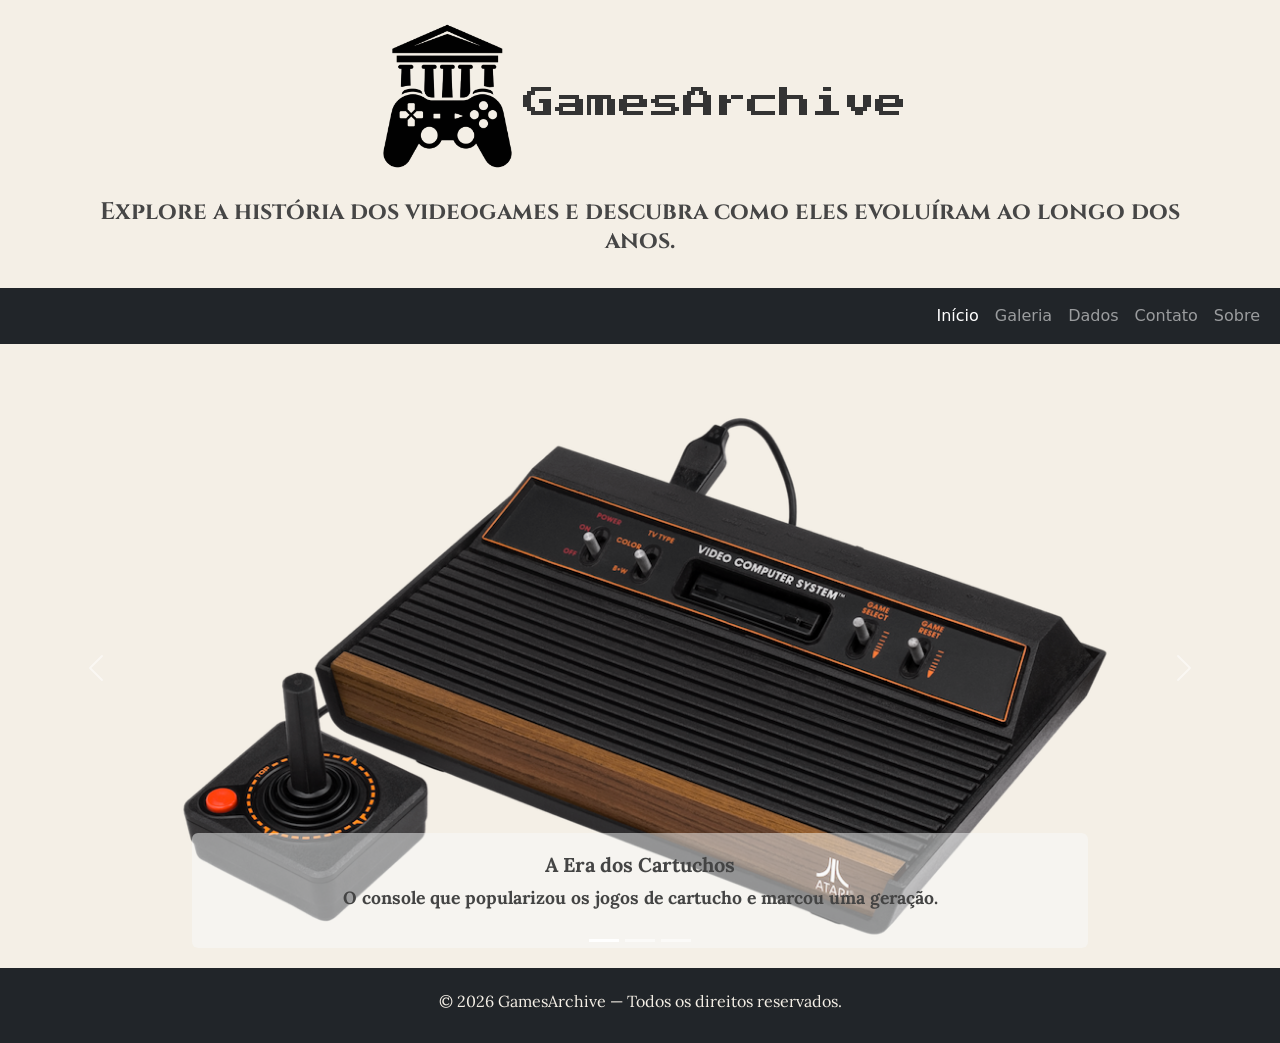
<file: index.html>
<!DOCTYPE html>
<html lang="pt-BR">
    <head>
        <meta charset="UTF-8">
        <meta name="viewport" content="width=device-width, initial-scale=1.0">
        <title>GamesArchive - Início</title>

        <link href="https://cdn.jsdelivr.net/npm/bootstrap@5.3.3/dist/css/bootstrap.min.css" rel="stylesheet" integrity="sha384-QWTKZyjpPEjISv5WaRU9OFeRpok6YctnYmDr5pNlyT2bRjXh0JMhjY6hW+ALEwIH" crossorigin="anonymous">
        
        <link rel="preconnect" href="https://fonts.googleapis.com">
        <link rel="preconnect" href="https://fonts.gstatic.com" crossorigin>
        <link href="https://fonts.googleapis.com/css2?family=Cinzel:wght@400..900&family=Lora:ital,wght@0,400..700;1,400..700&family=Press+Start+2P&display=swap" rel="stylesheet">

        <link rel="stylesheet" href="css/style.css">
    </head>
    <body class="d-flex flex-column min-vh-100">
        <header class="container text-center my-4"> 
            <h1><img src="image/logogames.png" alt="Logo do GamesArchive" class="img-fluid mb-3">GamesArchive</h1>
            <h3>Explore a história dos videogames e descubra como eles evoluíram ao longo dos anos.</h3>
        </header>
        
        <main class="flex-grow-1">
            <nav class="navbar navbar-expand-lg navbar-dark bg-dark">
                <div class="container-fluid">
                    <button class="navbar-toggler" type="button" data-bs-toggle="collapse" data-bs-target="#navbarNav" aria-controls="navbarNav" aria-expanded="false" aria-label="Alternar navegação">
                        <span class="navbar-toggler-icon"></span>
                    </button>

                    <div class="collapse navbar-collapse" id="navbarNav">
                        <ul class="navbar-nav ms-auto">
                            <li class="nav-item"><a class="nav-link active" href="index.html">Início</a></li>
                            <li class="nav-item"><a class="nav-link" href="galeria.html">Galeria</a></li>
                            <li class="nav-item"><a class="nav-link" href="dados.html">Dados</a></li>
                            <li class="nav-item"><a class="nav-link" href="contato.html">Contato</a></li>
                            <li class="nav-item"><a class="nav-link" href="sobre.html">Sobre</a></li>
                        </ul>
                    </div>
                </div>
            </nav>

            <div id="carouselConsoles" class="carousel slide mt-4">
                <div class="carousel-indicators">
                    <button type="button" data-bs-target="#carouselConsoles" data-bs-slide-to="0" class="active" aria-current="true" aria-label="Slide 1"></button>
                    <button type="button" data-bs-target="#carouselConsoles" data-bs-slide-to="1" aria-label="Slide 2"></button>
                    <button type="button" data-bs-target="#carouselConsoles" data-bs-slide-to="2" aria-label="Slide 3"></button>
                </div>
                    <div class="carousel-inner">

                        <!-- FOTO 1 -->
                        <div class="carousel-item active">
                            <img src="image/atari-branco.png" class="d-block w-100" alt="Atari 2600">
                            <div class="carousel-caption d-none d-md-block text-dark bg-light bg-opacity-50 rounded">
                                <h5>A Era dos Cartuchos</h5>
                                <p> <strong>O console que popularizou os jogos de cartucho e marcou uma geração.</strong></p>
                            </div>
                        </div>
                        <!-- FOTO 2 -->
                        <div class="carousel-item">
                            <img src="image/arcade-index.png" class="d-block w-100" alt="Arcade">
                            <div class="carousel-caption d-none d-md-block text-dark bg-light bg-opacity-50 rounded">
                                <h5>A Era dos Fliperamas</h5>
                                <p> <strong>As máquinas de salão que reuniam multidões e disputas por recordes.</strong></p>
                            </div>
                        </div> 
                        <!-- FOTO 3 -->
                        <div class="carousel-item">
                            <img src="image/ps5-index.png" class="d-block w-100" alt="PS5">
                            <div class="carousel-caption d-none d-md-block text-dark bg-light bg-opacity-50 rounded">
                                <h5>A Era Moderna</h5>
                                <p> <strong>O ápice dos consoles, a evolução dos gráficos e o realismo nos jogos.</strong></p>
                            </div>
                        </div>
                    </div>

                <button class="carousel-control-prev" type="button" data-bs-target="#carouselConsoles" data-bs-slide="prev">
                    <span class="carousel-control-prev-icon" aria-hidden="true"></span>
                    <span class="visually-hidden">Anterior</span>
                </button>
                <button class="carousel-control-next" type="button" data-bs-target="#carouselConsoles" data-bs-slide="next">
                    <span class="carousel-control-next-icon" aria-hidden="true"></span>
                    <span class="visually-hidden">Próximo</span>
                </button>
            </div>
        </main>
        
        <footer class="text-center py-4 bg-dark text-white">
            <h6>&copy; 2026 GamesArchive — Todos os direitos reservados.</h6>
        </footer>

        <script src="https://cdn.jsdelivr.net/npm/bootstrap@5.3.3/dist/js/bootstrap.bundle.min.js" integrity="sha384-YvpcrYf0tY3lHB60NNkmXc5s9fDVZLESaAA55NDzOxhy9GkcIdslK1eN7N6jIeHz" crossorigin="anonymous">
        </script>
    </body>
</html>
</file>
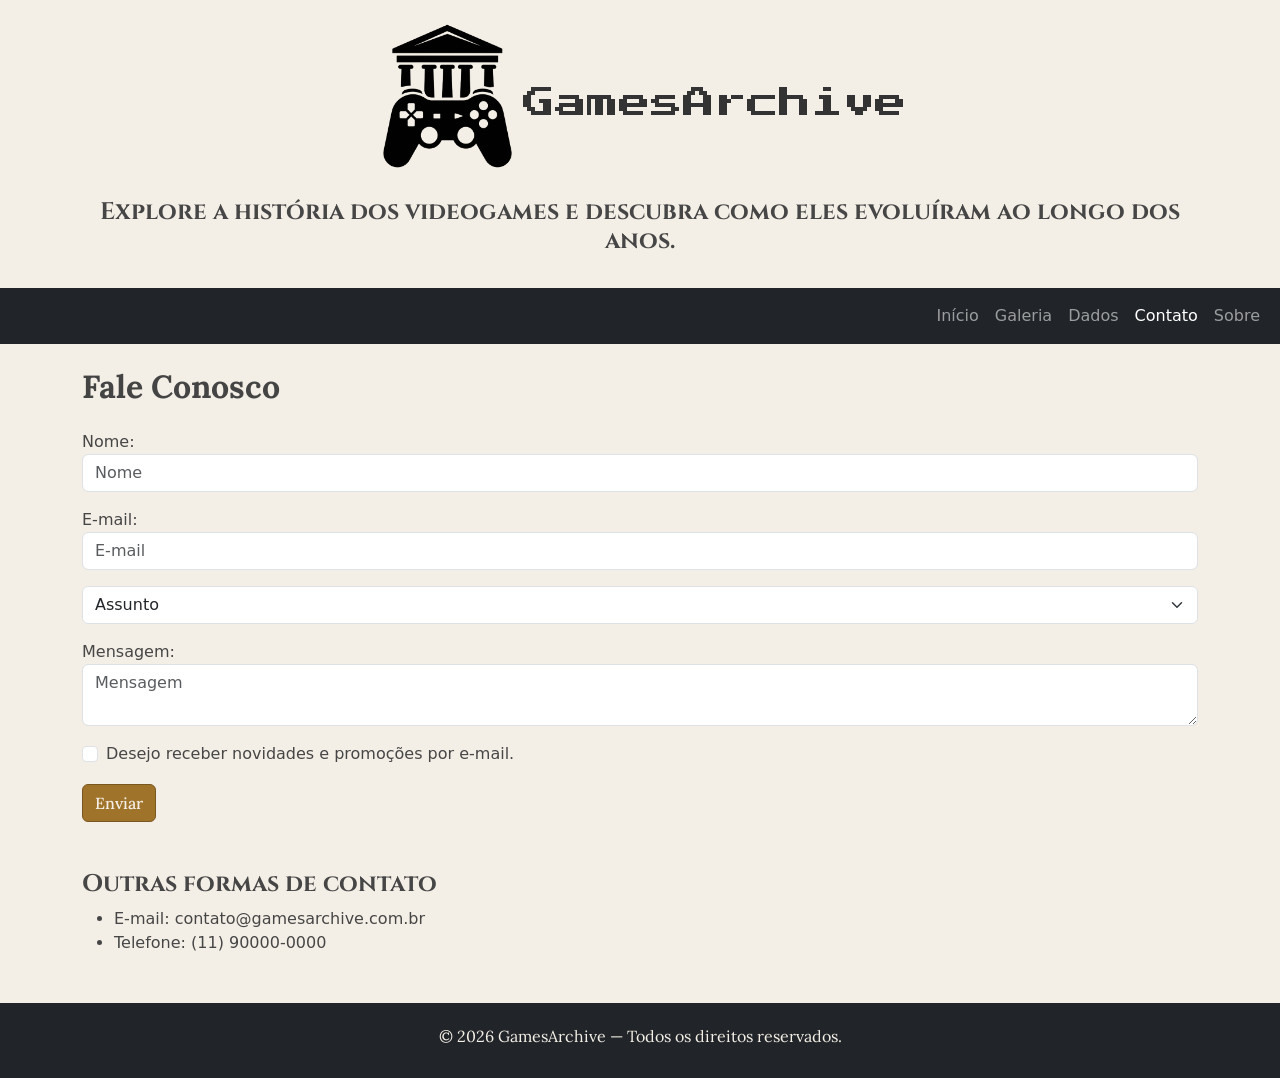
<file: contato.html>
<!DOCTYPE html>
<html lang="pt-BR">
    <head>
        <meta charset="UTF-8">
        <meta name="viewport" content="width=device-width, initial-scale=1.0">
        <title>GamesArchive - Contato</title>

        <link href="https://cdn.jsdelivr.net/npm/bootstrap@5.3.3/dist/css/bootstrap.min.css" rel="stylesheet" integrity="sha384-QWTKZyjpPEjISv5WaRU9OFeRpok6YctnYmDr5pNlyT2bRjXh0JMhjY6hW+ALEwIH" crossorigin="anonymous">

        <link rel="preconnect" href="https://fonts.googleapis.com">
        <link rel="preconnect" href="https://fonts.gstatic.com" crossorigin>
        <link href="https://fonts.googleapis.com/css2?family=Cinzel:wght@400..900&family=Lora:ital,wght@0,400..700;1,400..700&family=Press+Start+2P&display=swap" rel="stylesheet">

        <link rel="stylesheet" href="css/style.css">
    </head>
    <body class="d-flex flex-column min-vh-100">
        <header class="container text-center my-4"> 
            <h1><img src="image/logogames.png" alt="Logo do GamesArchive" class="img-fluid mb-3">GamesArchive</h1>
            <h3>Explore a história dos videogames e descubra como eles evoluíram ao longo dos anos.</h3>
        </header>
        
        <main class="flex-grow-1">
            <nav class="navbar navbar-expand-lg navbar-dark bg-dark">
                <div class="container-fluid">
                    <button class="navbar-toggler" type="button" data-bs-toggle="collapse" data-bs-target="#navbarNav" aria-controls="navbarNav" aria-expanded="false" aria-label="Alternar navegação">
                        <span class="navbar-toggler-icon"></span>
                    </button>

                    <div class="collapse navbar-collapse" id="navbarNav">
                        <ul class="navbar-nav ms-auto">
                            <li class="nav-item"><a class="nav-link" href="index.html">Início</a></li>
                            <li class="nav-item"><a class="nav-link" href="galeria.html">Galeria</a></li>
                            <li class="nav-item"><a class="nav-link" href="dados.html">Dados</a></li>
                            <li class="nav-item"><a class="nav-link active" href="contato.html">Contato</a></li>
                            <li class="nav-item"><a class="nav-link" href="sobre.html">Sobre</a></li>
                        </ul>
                    </div>
                </div>
            </nav>

            <div class="container mt-4 mb-5">
                <h2 class="mb-4">Fale Conosco</h2>
                <div class="alert alert-success d-none" role="alert">
                Mensagem enviada com sucesso! Entraremos em contato em breve.
                </div>
                <form class="contact-form">

                    <label for="nome-contato">Nome:</label>
                    <input type="text" id="nome-contato" class="form-control mb-3" placeholder="Nome" required>

                    <label for="email-contato">E-mail:</label>
                    <input type="email" id="email-contato" class="form-control mb-3" placeholder="E-mail" required>

                    <select class="form-select mb-3" aria-label="Assunto" required>
                        <option selected disabled value="">Assunto</option>
                        <option value="1">Dúvida</option>
                        <option value="2">Sugestão</option>
                        <option value="3">Reclamação</option>
                        <option value="4">Outro</option>
                    </select>

                    <label for="mensagem">Mensagem:</label>
                    <textarea id="mensagem" class="form-control mb-3" placeholder="Mensagem" required></textarea>

                    <div class="form-check">
                        <input class="form-check-input" type="checkbox" value="" id="novidades">
                        <label class="form-check-label" for="novidades">
                            Desejo receber novidades e promoções por e-mail.
                        </label>
                    </div>

                <button type="submit" class="btn btn-primary mt-3">Enviar</button>

                </form>

                <h3 class="mt-5"> Outras formas de contato</h3>
                <ul>
                    <li>E-mail: contato@gamesarchive.com.br</li>
                    <li>Telefone: (11) 90000-0000</li>
                </ul>
            </div>
        </main>

        <footer class="text-center py-4 bg-dark text-white">
            <h6>&copy; 2026 GamesArchive — Todos os direitos reservados.</h6>
        </footer>

        <script src="https://cdn.jsdelivr.net/npm/bootstrap@5.3.3/dist/js/bootstrap.bundle.min.js" integrity="sha384-YvpcrYf0tY3lHB60NNkmXc5s9fDVZLESaAA55NDzOxhy9GkcIdslK1eN7N6jIeHz" crossorigin="anonymous"></script>
    </body>
</html>
</file>
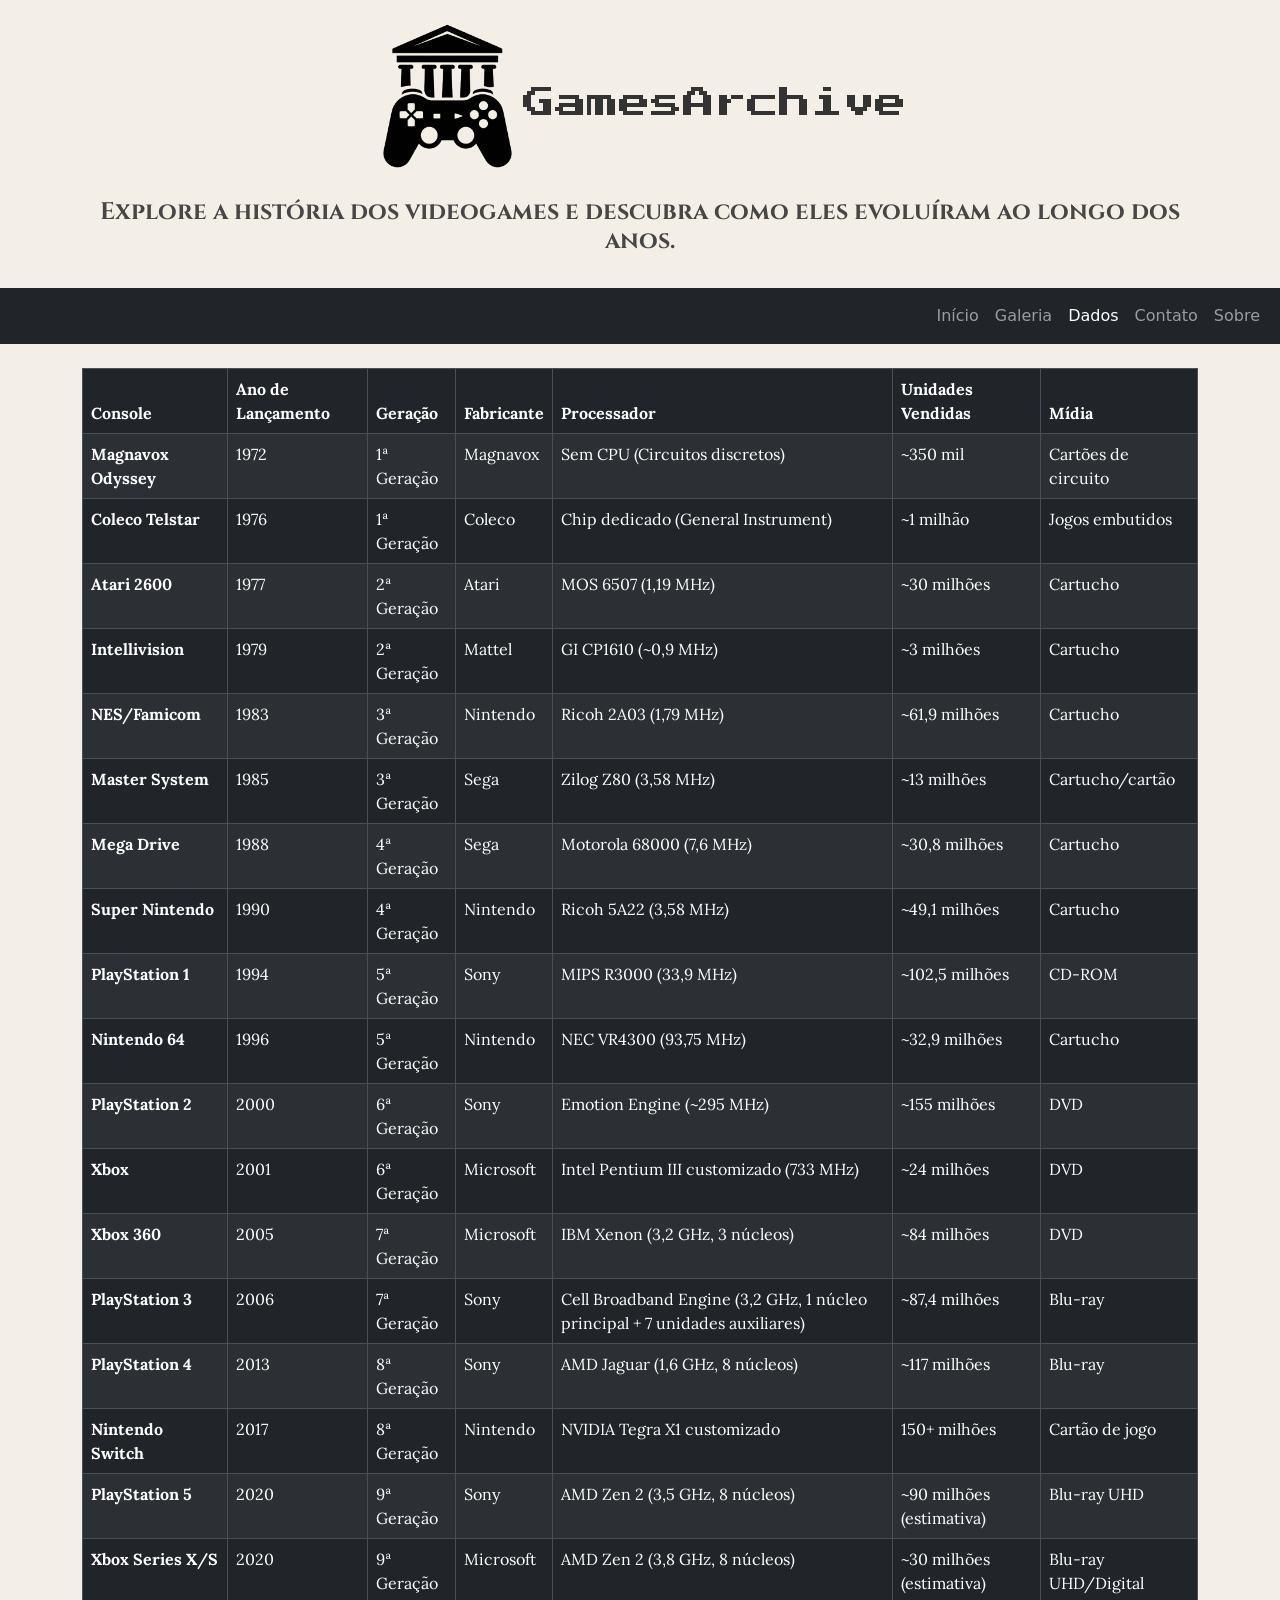
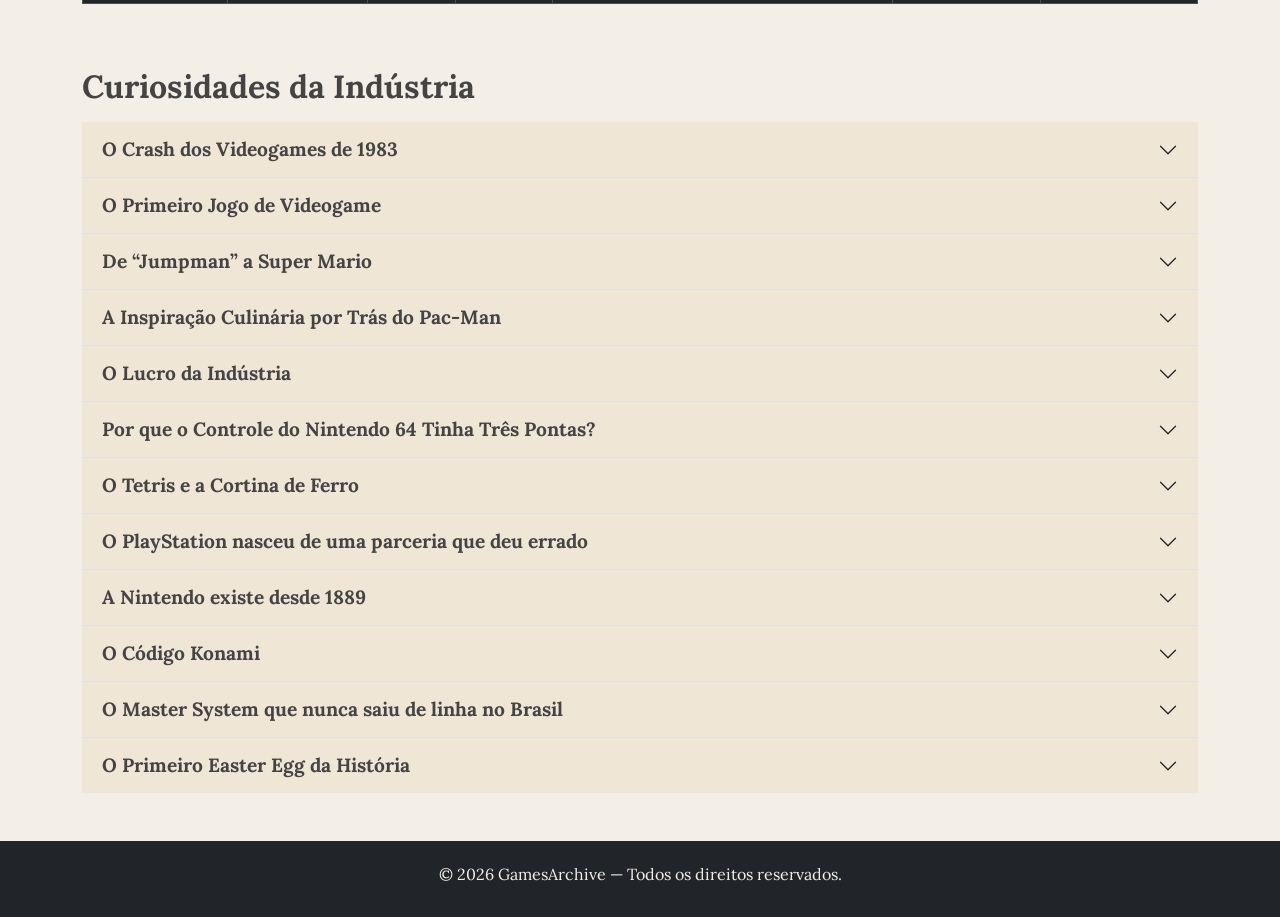
<file: dados.html>
<!DOCTYPE html>
<html lang="pt-BR">
    <head>
        <meta charset="UTF-8">
        <meta name="viewport" content="width=device-width, initial-scale=1.0">
        <title>GamesArchive - Dados</title>

        <link href="https://cdn.jsdelivr.net/npm/bootstrap@5.3.3/dist/css/bootstrap.min.css" rel="stylesheet" integrity="sha384-QWTKZyjpPEjISv5WaRU9OFeRpok6YctnYmDr5pNlyT2bRjXh0JMhjY6hW+ALEwIH" crossorigin="anonymous">
    
        <link rel="preconnect" href="https://fonts.googleapis.com">
        <link rel="preconnect" href="https://fonts.gstatic.com" crossorigin>
        <link href="https://fonts.googleapis.com/css2?family=Cinzel:wght@400..900&family=Lora:ital,wght@0,400..700;1,400..700&family=Press+Start+2P&display=swap" rel="stylesheet">

        <link rel="stylesheet" href="css/style.css">
    </head>
    <body class="d-flex flex-column min-vh-100">
        <header class="container text-center my-4"> 
            <h1><img src="image/logogames.png" alt="Logo do GamesArchive" class="img-fluid mb-3">GamesArchive</h1>
            <h3>Explore a história dos videogames e descubra como eles evoluíram ao longo dos anos.</h3>
        </header>
        
        <main class="flex-grow-1">
            <nav class="navbar navbar-expand-lg navbar-dark bg-dark">
                <div class="container-fluid">
                    <button class="navbar-toggler" type="button" data-bs-toggle="collapse" data-bs-target="#navbarNav" aria-controls="navbarNav" aria-expanded="false" aria-label="Alternar navegação">
                        <span class="navbar-toggler-icon"></span>
                    </button>

                    <div class="collapse navbar-collapse" id="navbarNav">
                        <ul class="navbar-nav ms-auto">
                            <li class="nav-item"><a class="nav-link" href="index.html">Início</a></li>
                            <li class="nav-item"><a class="nav-link" href="galeria.html">Galeria</a></li>
                            <li class="nav-item"><a class="nav-link active" href="dados.html">Dados</a></li>
                            <li class="nav-item"><a class="nav-link" href="contato.html">Contato</a></li>
                            <li class="nav-item"><a class="nav-link" href="sobre.html">Sobre</a></li>
                        </ul>
                    </div>
                </div>
            </nav>

            <div class="container mt-4 mb-5">

                <div class="table-responsive">
                    <table class="table table-striped table-bordered table-hover" data-bs-theme="dark">
                        <thead>
                            <tr>
                                <th scope="col">Console</th>
                                <th scope="col">Ano de Lançamento</th>
                                <th scope="col">Geração</th>
                                <th scope="col">Fabricante</th>
                                <th scope="col">Processador</th>
                                <th scope="col">Unidades Vendidas</th>
                                <th scope="col">Mídia</th>
                            </tr>
                        </thead>
                        <tbody>
                            <tr>
                                <th scope="row">Magnavox Odyssey</th>
                                <td>1972</td>
                                <td>1ª Geração</td>
                                <td>Magnavox</td>
                                <td>Sem CPU (Circuitos discretos)</td>
                                <td>~350 mil</td>
                                <td>Cartões de circuito</td>
                            </tr>
                            <tr>
                                <th scope="row">Coleco Telstar</th>
                                <td>1976</td>
                                <td>1ª Geração</td>
                                <td>Coleco</td>
                                <td>Chip dedicado (General Instrument)</td>
                                <td>~1 milhão</td>
                                <td>Jogos embutidos</td>
                            </tr>
                            <tr>
                                <th scope="row">Atari 2600</th>
                                <td>1977</td>
                                <td>2ª Geração</td>
                                <td>Atari</td>
                                <td>MOS 6507 (1,19 MHz)</td>
                                <td>~30 milhões</td>
                                <td>Cartucho</td>
                            </tr>
                            <tr>
                                <th scope="row">Intellivision</th>
                                <td>1979</td>
                                <td>2ª Geração</td>
                                <td>Mattel</td>
                                <td>GI CP1610 (~0,9 MHz)</td>
                                <td>~3 milhões</td>
                                <td>Cartucho</td>
                            </tr>
                            <tr>
                                <th scope="row">NES/Famicom</th>
                                <td>1983</td>
                                <td>3ª Geração</td>
                                <td>Nintendo</td>
                                <td>Ricoh 2A03 (1,79 MHz)</td>
                                <td>~61,9 milhões</td>
                                <td>Cartucho</td>
                            </tr>
                            <tr>
                                <th scope="row">Master System</th>
                                <td>1985</td>
                                <td>3ª Geração</td>
                                <td>Sega</td>
                                <td>Zilog Z80 (3,58 MHz)</td>
                                <td>~13 milhões</td>
                                <td>Cartucho/cartão</td>
                            </tr>
                            <tr>
                                <th scope="row">Mega Drive</th>
                                <td>1988</td>
                                <td>4ª Geração</td>
                                <td>Sega</td>
                                <td>Motorola 68000 (7,6 MHz)</td>
                                <td>~30,8 milhões</td>
                                <td>Cartucho</td>
                            </tr>
                            <tr>
                                <th scope="row">Super Nintendo</th>
                                <td>1990</td>
                                <td>4ª Geração</td>
                                <td>Nintendo</td>
                                <td>Ricoh 5A22 (3,58 MHz)</td>
                                <td>~49,1 milhões</td>
                                <td>Cartucho</td>
                            </tr>
                            <tr>
                                <th scope="row">PlayStation 1</th>
                                <td>1994</td>
                                <td>5ª Geração</td>
                                <td>Sony</td>
                                <td>MIPS R3000 (33,9 MHz)</td>
                                <td>~102,5 milhões</td>
                                <td>CD-ROM</td>
                            </tr>
                            <tr>
                                <th scope="row">Nintendo 64</th>
                                <td>1996</td>
                                <td>5ª Geração</td>
                                <td>Nintendo</td>
                                <td>NEC VR4300 (93,75 MHz)</td>
                                <td>~32,9 milhões</td>
                                <td>Cartucho</td>
                            </tr>
                            <tr>
                                <th scope="row">PlayStation 2</th>
                                <td>2000</td>
                                <td>6ª Geração</td>
                                <td>Sony</td>
                                <td>Emotion Engine (~295 MHz)</td>
                                <td>~155 milhões</td>
                                <td>DVD</td>
                            </tr>
                            <tr>
                                <th scope="row">Xbox</th>
                                <td>2001</td>
                                <td>6ª Geração</td>
                                <td>Microsoft</td>
                                <td>Intel Pentium III customizado (733 MHz)</td>
                                <td>~24 milhões</td>
                                <td>DVD</td>
                            </tr>
                            <tr>
                                <th scope="row">Xbox 360</th>
                                <td>2005</td>
                                <td>7ª Geração</td>
                                <td>Microsoft</td>
                                <td>IBM Xenon (3,2 GHz, 3 núcleos)</td>
                                <td>~84 milhões</td>
                                <td>DVD</td>
                            </tr>
                            <tr>
                                <th scope="row">PlayStation 3</th>
                                <td>2006</td>
                                <td>7ª Geração</td>
                                <td>Sony</td>
                                <td>Cell Broadband Engine (3,2 GHz, 1 núcleo principal + 7 unidades auxiliares)</td>
                                <td>~87,4 milhões</td>
                                <td>Blu-ray</td>
                            </tr>
                            <tr>
                                <th scope="row">PlayStation 4</th>
                                <td>2013</td>
                                <td>8ª Geração</td>
                                <td>Sony</td>
                                <td>AMD Jaguar (1,6 GHz, 8 núcleos)</td>
                                <td>~117 milhões</td>
                                <td>Blu-ray</td>
                            </tr>
                            <tr>
                                <th scope="row">Nintendo Switch</th>
                                <td>2017</td>
                                <td>8ª Geração</td>
                                <td>Nintendo</td>
                                <td>NVIDIA Tegra X1 customizado</td>
                                <td>150+ milhões</td>
                                <td>Cartão de jogo</td>
                            </tr>
                            <tr>
                                <th scope="row">PlayStation 5</th>
                                <td>2020</td>
                                <td>9ª Geração</td>
                                <td>Sony</td>
                                <td>AMD Zen 2 (3,5 GHz, 8 núcleos)</td>
                                <td>~90 milhões (estimativa)</td>
                                <td>Blu-ray UHD</td>
                            </tr>
                            <tr>
                                <th scope="row">Xbox Series X/S</th>
                                <td>2020</td>
                                <td>9ª Geração</td>
                                <td>Microsoft</td>
                                <td>AMD Zen 2 (3,8 GHz, 8 núcleos)</td>
                                <td>~30 milhões (estimativa)</td>
                                <td>Blu-ray UHD/Digital</td>
                            </tr>
                        </tbody>
                        
                    </table>

                </div>
            

                <h2 class="mt-5 mb-3">Curiosidades da Indústria</h2>
                <div class="accordion accordion-flush" id="accordionCuriosidades"> 

                    <!--ACCORDION CRASH-->
                    <div class="accordion-item" >
                        <h4 class="accordion-header">
                            <button class="accordion-button collapsed" type="button" data-bs-toggle="collapse" data-bs-target="#collapseCrash" aria-expanded="false" aria-controls="collapseCrash">
                            <strong>O Crash dos Videogames de 1983</strong>
                            </button>
                        </h4>
                        <div id="collapseCrash" class="accordion-collapse collapse" data-bs-parent="#accordionCuriosidades">
                            <div class="accordion-body">
                                <p>O mercado norte-americano sofreu um colapso massivo devido à saturação de jogos de baixa qualidade, o que levou à recuperação do mercado pela Nintendo com o lançamento do Famicom/NES.</p>
                            </div>
                        </div>
                    </div>

                    <!--ACCORDION PRIMEIRO-->
                    <div class="accordion-item" >
                        <h4 class="accordion-header">
                            <button class="accordion-button collapsed" type="button" data-bs-toggle="collapse" data-bs-target="#collapsePrimeiro" aria-expanded="false" aria-controls="collapsePrimeiro">
                            <strong>O Primeiro Jogo de Videogame</strong>
                            </button>
                        </h4>
                        <div id="collapsePrimeiro" class="accordion-collapse collapse" data-bs-parent="#accordionCuriosidades">
                            <div class="accordion-body">
                                <p>Muitos acreditam que o Pong foi o primeiro jogo, mas o físico William Higinbotham criou o Tennis for Two em 1958 em um computador analógico em um laboratório de pesquisa. No entanto, o primeiro console doméstico de sucesso foi o Magnavox Odyssey (1972). Vinha com tabuleiros de plástico transparentes que se colavam à televisão para simular os gráficos e incluía uma pistola de luz revolucionária para a época. </p>
                            </div>
                        </div>
                    </div>

                    <!--ACCORDION MARIO-->
                    <div class="accordion-item" >
                        <h4 class="accordion-header">
                            <button class="accordion-button collapsed" type="button" data-bs-toggle="collapse" data-bs-target="#collapseMario" aria-expanded="false" aria-controls="collapseMario">
                            <strong>De “Jumpman” a Super Mario</strong>
                            </button>
                        </h4>
                        <div id="collapseMario" class="accordion-collapse collapse" data-bs-parent="#accordionCuriosidades">
                            <div class="accordion-body">
                                <p>Antes de se chamar Mario, o famoso personagem da Nintendo apareceu pela primeira vez no jogo Donkey Kong (1981) sob o pseudônimo de “Jumpman” (Homem que pula). O nome definitivo surgiu porque a filial norte-americana da Nintendo estava passando por dificuldades financeiras e não conseguia pagar o aluguel ao proprietário do armazém, cujo nome era Mario Segale. Decidiram homenageá-lo batizando o carismático encanador de bigode com o primeiro nome dele.</p>
                            </div>
                        </div>
                    </div>

                    <!--ACCORDION PAC-MAN-->
                    <div class="accordion-item" >
                        <h4 class="accordion-header">
                            <button class="accordion-button collapsed" type="button" data-bs-toggle="collapse" data-bs-target="#collapsePacman" aria-expanded="false" aria-controls="collapsePacman">
                            <strong>A Inspiração Culinária por Trás do Pac-Man</strong>
                            </button>
                        </h4>
                        <div id="collapsePacman" class="accordion-collapse collapse" data-bs-parent="#accordionCuriosidades">
                            <div class="accordion-body">
                                <p>Lançado em 1980 pela Namco, o Pac-Man foi criado pelo designer Tohru Iwatani com o objetivo de afastar os jogos de fliperama dos violentos simuladores de tiro da época (como Space Invaders) e atrair um público mais diversificado, incluindo casais e mulheres. A forma icônica amarela e esférica do protagonista surgiu quando Iwatani olhou para uma pizza inteira à qual faltava apenas uma fatia.</p>
                            </div>
                        </div>
                    </div>

                    <!--ACCORDION LUCRO-->
                    <div class="accordion-item" >
                        <h4 class="accordion-header">
                            <button class="accordion-button collapsed" type="button" data-bs-toggle="collapse" data-bs-target="#collapseLucro" aria-expanded="false" aria-controls="collapseLucro">
                            <strong>O Lucro da Indústria</strong>
                            </button>
                        </h4>
                        <div id="collapseLucro" class="accordion-collapse collapse" data-bs-parent="#accordionCuriosidades">
                            <div class="accordion-body">
                                <p>Embora muitos ainda pensem em Hollywood como o topo da indústria do entretenimento, o mercado de jogos eletrônicos fatura anualmente mais do que a indústria cinematográfica e a da música combinadas. Para se ter uma ideia do impacto econômico, o jogo Grand Theft Auto V (GTA V) arrecadou mais de 1 bilhão de dólares em apenas três dias após o seu lançamento em 2013, quebrando recordes históricos de faturamento em qualquer mídia.</p>
                            </div>
                        </div>
                    </div>

                    <!--ACCORDION N64-->
                    <div class="accordion-item" >
                        <h4 class="accordion-header">
                            <button class="accordion-button collapsed" type="button" data-bs-toggle="collapse" data-bs-target="#collapseControle" aria-expanded="false" aria-controls="collapseControle">
                            <strong>Por que o Controle do Nintendo 64 Tinha Três Pontas?</strong>
                            </button>
                        </h4>
                        <div id="collapseControle" class="accordion-collapse collapse" data-bs-parent="#accordionCuriosidades">
                            <div class="accordion-body">
                                <p>Quando a Nintendo lançou o Nintendo 64 em 1996, o seu controle revolucionário chocou o público pelo formato de “três pontas”. O designer Shigeru Miyamoto o projetou pensando na transição dos jogos 2D para o 3D: o jogador podia segurar nas pontas externas para jogos tradicionais ou usar o direcional central e o analógico. Anos depois, a própria indústria padronizou os dois analógicos que usamos hoje, mas o N64 moldou a era do controle analógico moderno.</p>
                            </div>
                        </div>
                    </div>

                    <!--ACCORDION TETRIS-->
                    <div class="accordion-item" >
                        <h4 class="accordion-header">
                            <button class="accordion-button collapsed" type="button" data-bs-toggle="collapse" data-bs-target="#collapseTetris" aria-expanded="false" aria-controls="collapseTetris">
                            <strong>O Tetris e a Cortina de Ferro</strong>
                            </button>
                        </h4>
                        <div id="collapseTetris" class="accordion-collapse collapse" data-bs-parent="#accordionCuriosidades">
                            <div class="accordion-body">
                                <p>Criado pelo programador soviético Alexey Pajitnov em 1984 durante a Guerra Fria, o Tetris inicialmente não rendeu lucros diretos ao seu criador devido às leis da União Soviética da época. O jogo se tornou o título mais portado da história, rodando em praticamente qualquer tela eletrônica existente, de calculadoras a relógios inteligentes. Recentemente, o jogo continuou a surpreender quando um adolescente de 13 anos se tornou a primeira pessoa na história a “zerar” a versão de NES, fazendo o jogo travar após atingir o nível máximo (Kill screen).</p>
                            </div>
                        </div>
                    </div>

                    <!--ACCORDION PLAYSTATION-->
                    <div class="accordion-item" >
                        <h4 class="accordion-header">
                            <button class="accordion-button collapsed" type="button" data-bs-toggle="collapse" data-bs-target="#collapsePlaystation" aria-expanded="false" aria-controls="collapsePlaystation">
                            <strong>O PlayStation nasceu de uma parceria que deu errado</strong>
                            </button>
                        </h4>
                        <div id="collapsePlaystation" class="accordion-collapse collapse" data-bs-parent="#accordionCuriosidades">
                            <div class="accordion-body">
                                <p>No início dos anos 90, a Sony desenvolvia com a Nintendo um acessório de CD-ROM para o Super Nintendo. Em 1991, a Sony apresentou o projeto numa feira, e no dia seguinte a Nintendo anunciou uma parceria com a Philips, deixando a Sony de lado. Em vez de abandonar a ideia, a Sony transformou o projeto num console próprio, o PlayStation, lançado no Japão em 1994 e que acabou se tornando um dos maiores rivais da Nintendo.</p>
                            </div>
                        </div>
                    </div>

                    <!--ACCORDION NINTENDO-->
                    <div class="accordion-item" >
                        <h4 class="accordion-header">
                            <button class="accordion-button collapsed" type="button" data-bs-toggle="collapse" data-bs-target="#collapseNintendo" aria-expanded="false" aria-controls="collapseNintendo">
                            <strong>A Nintendo existe desde 1889</strong>
                            </button>
                        </h4>
                        <div id="collapseNintendo" class="accordion-collapse collapse" data-bs-parent="#accordionCuriosidades">
                            <div class="accordion-body">
                                <p>Muito antes dos videogames, a Nintendo foi fundada em Quioto, no Japão, por Fusajiro Yamauchi para fabricar à mão cartas de baralho tradicionais chamadas hanafuda. Só décadas depois a empresa passou a vender brinquedos e, por fim, entrou no mercado de jogos eletrônicos. Ou seja, uma das marcas mais famosas dos games tem mais de 130 anos de história.</p>
                            </div>
                        </div>
                    </div>

                    <!--ACCORDION KONAMI-->
                    <div class="accordion-item" >
                        <h4 class="accordion-header">
                            <button class="accordion-button collapsed" type="button" data-bs-toggle="collapse" data-bs-target="#collapseKonami" aria-expanded="false" aria-controls="collapseKonami">
                            <strong>O Código Konami</strong>
                            </button>
                        </h4>
                        <div id="collapseKonami" class="accordion-collapse collapse" data-bs-parent="#accordionCuriosidades">
                            <div class="accordion-body">
                                <p>Em 1986, o programador Kazuhisa Hashimoto criou uma sequência de botões para facilitar os testes do jogo Gradius no NES, já que ele era muito difícil. Ele esqueceu de removê-la antes do lançamento, e a sequência (cima, cima, baixo, baixo, esquerda, direita, esquerda, direita, B, A) liberava todos os itens logo no início. O código virou um símbolo da cultura gamer e aparece até hoje em jogos, sites e Easter Eggs de outras mídias.</p>
                            </div>
                        </div>
                    </div>

                    <!--ACCORDION SYSTEM-->
                    <div class="accordion-item" >
                        <h4 class="accordion-header">
                            <button class="accordion-button collapsed" type="button" data-bs-toggle="collapse" data-bs-target="#collapseSystem" aria-expanded="false" aria-controls="collapseSystem">
                            <strong>O Master System que nunca saiu de linha no Brasil</strong>
                            </button>
                        </h4>
                        <div id="collapseSystem" class="accordion-collapse collapse" data-bs-parent="#accordionCuriosidades">
                            <div class="accordion-body">
                                <p>Enquanto o Master System foi um fracasso diante do NES nos Estados Unidos e no Japão, no Brasil ele virou fenômeno. Distribuído pela Tectoy a partir de 1989, o console continuou sendo vendido e relançado em novas versões por mais de duas décadas, bem depois de ter sido esquecido no resto do mundo.</p>
                            </div>
                        </div>
                    </div>

                     <!--ACCORDION EASTER EGG-->
                    <div class="accordion-item" >
                        <h4 class="accordion-header">
                            <button class="accordion-button collapsed" type="button" data-bs-toggle="collapse" data-bs-target="#collapseEgg" aria-expanded="false" aria-controls="collapseEgg">
                            <strong>O Primeiro Easter Egg da História</strong>
                            </button>
                        </h4>
                        <div id="collapseEgg" class="accordion-collapse collapse" data-bs-parent="#accordionCuriosidades">
                            <div class="accordion-body">
                                <p>Na época do Atari 2600, a empresa não colocava o nome dos criadores nos créditos dos jogos para evitar que eles pedissem salários maiores ou fossem contratados por concorrentes. Revoltado, o programador Warren Robinett escondeu uma sala secreta em seu jogo Adventure que exibia o texto “Created by Warren Robinett”. Este é amplamente considerado o primeiro Easter Egg (ovo de páscoa) oficial da história dos videogames.</p>
                            </div>
                        </div>
                    </div>
                </div>
            </div>
        </main>
        
        <footer class="text-center py-4 bg-dark text-white">
            <h6>&copy; 2026 GamesArchive — Todos os direitos reservados.</h6>
        </footer>

        <script src="https://cdn.jsdelivr.net/npm/bootstrap@5.3.3/dist/js/bootstrap.bundle.min.js" integrity="sha384-YvpcrYf0tY3lHB60NNkmXc5s9fDVZLESaAA55NDzOxhy9GkcIdslK1eN7N6jIeHz" crossorigin="anonymous"></script>

    </body>
</html>
</file>
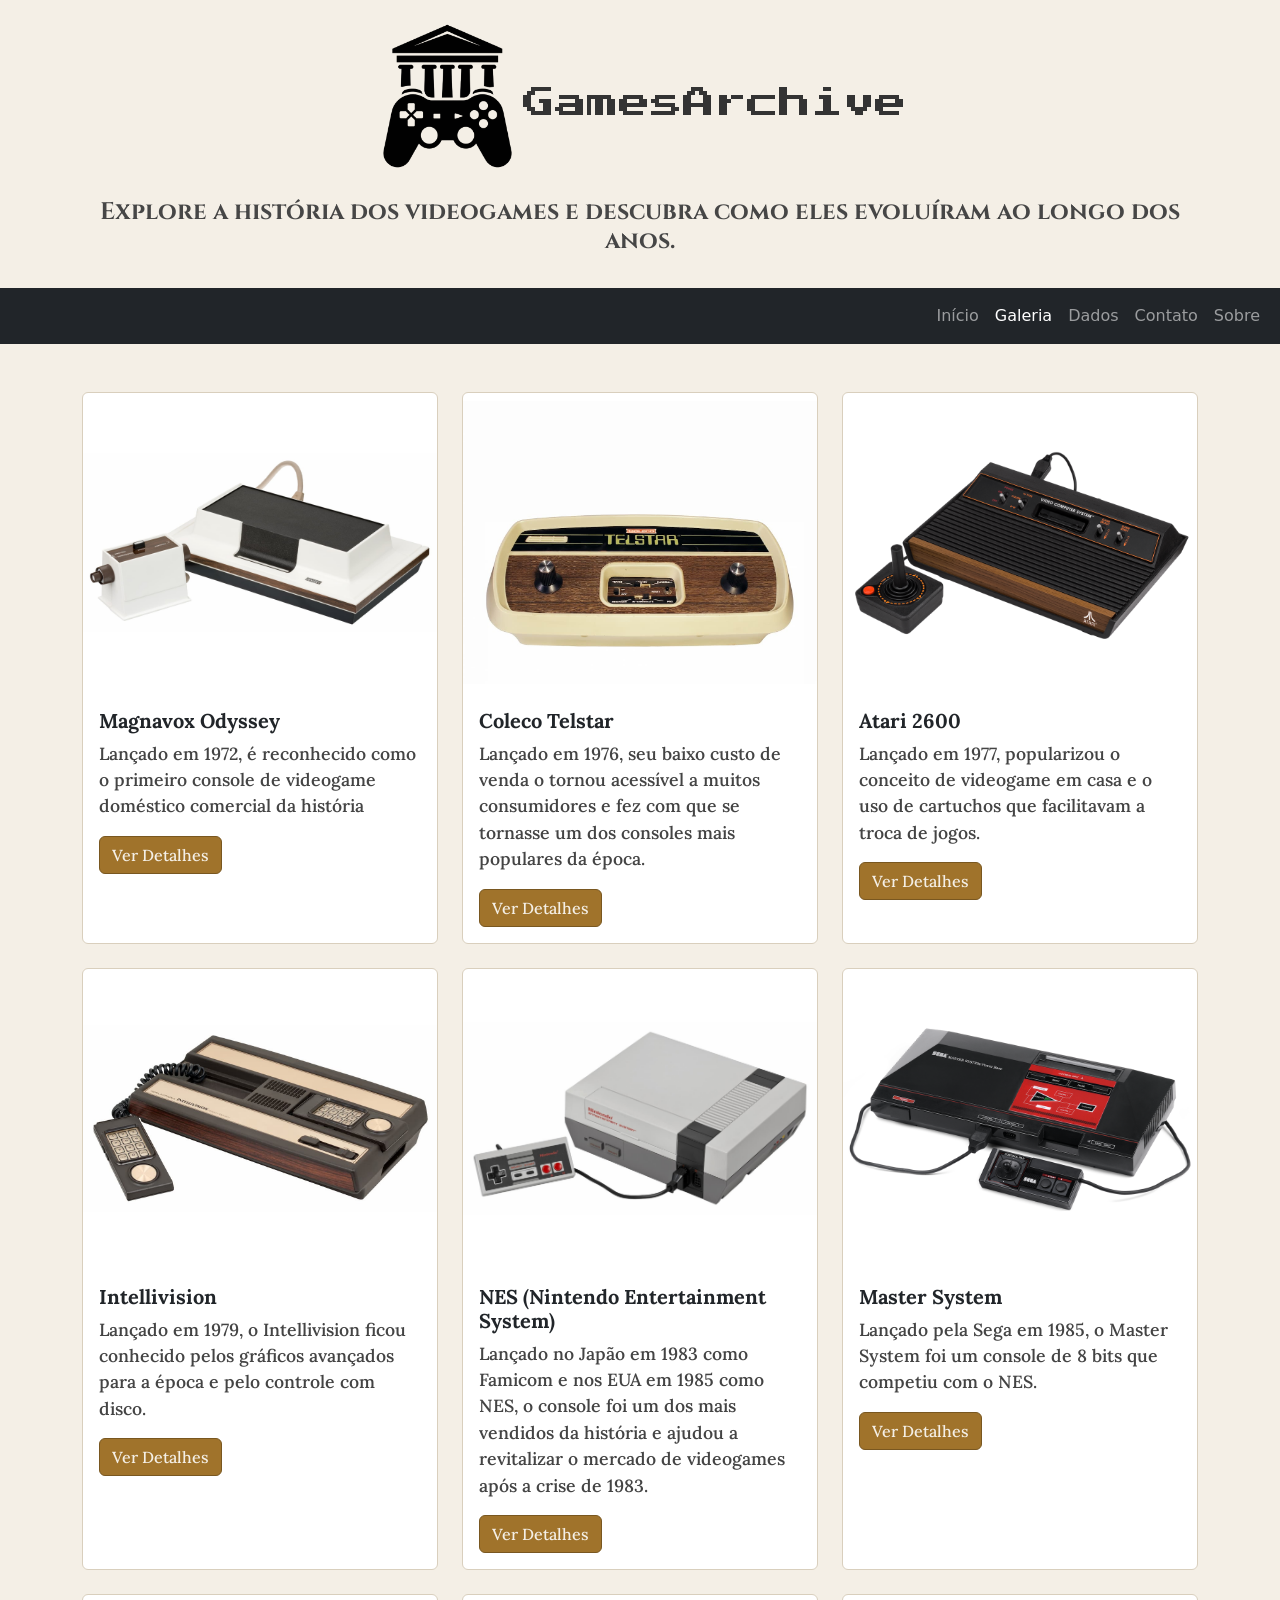
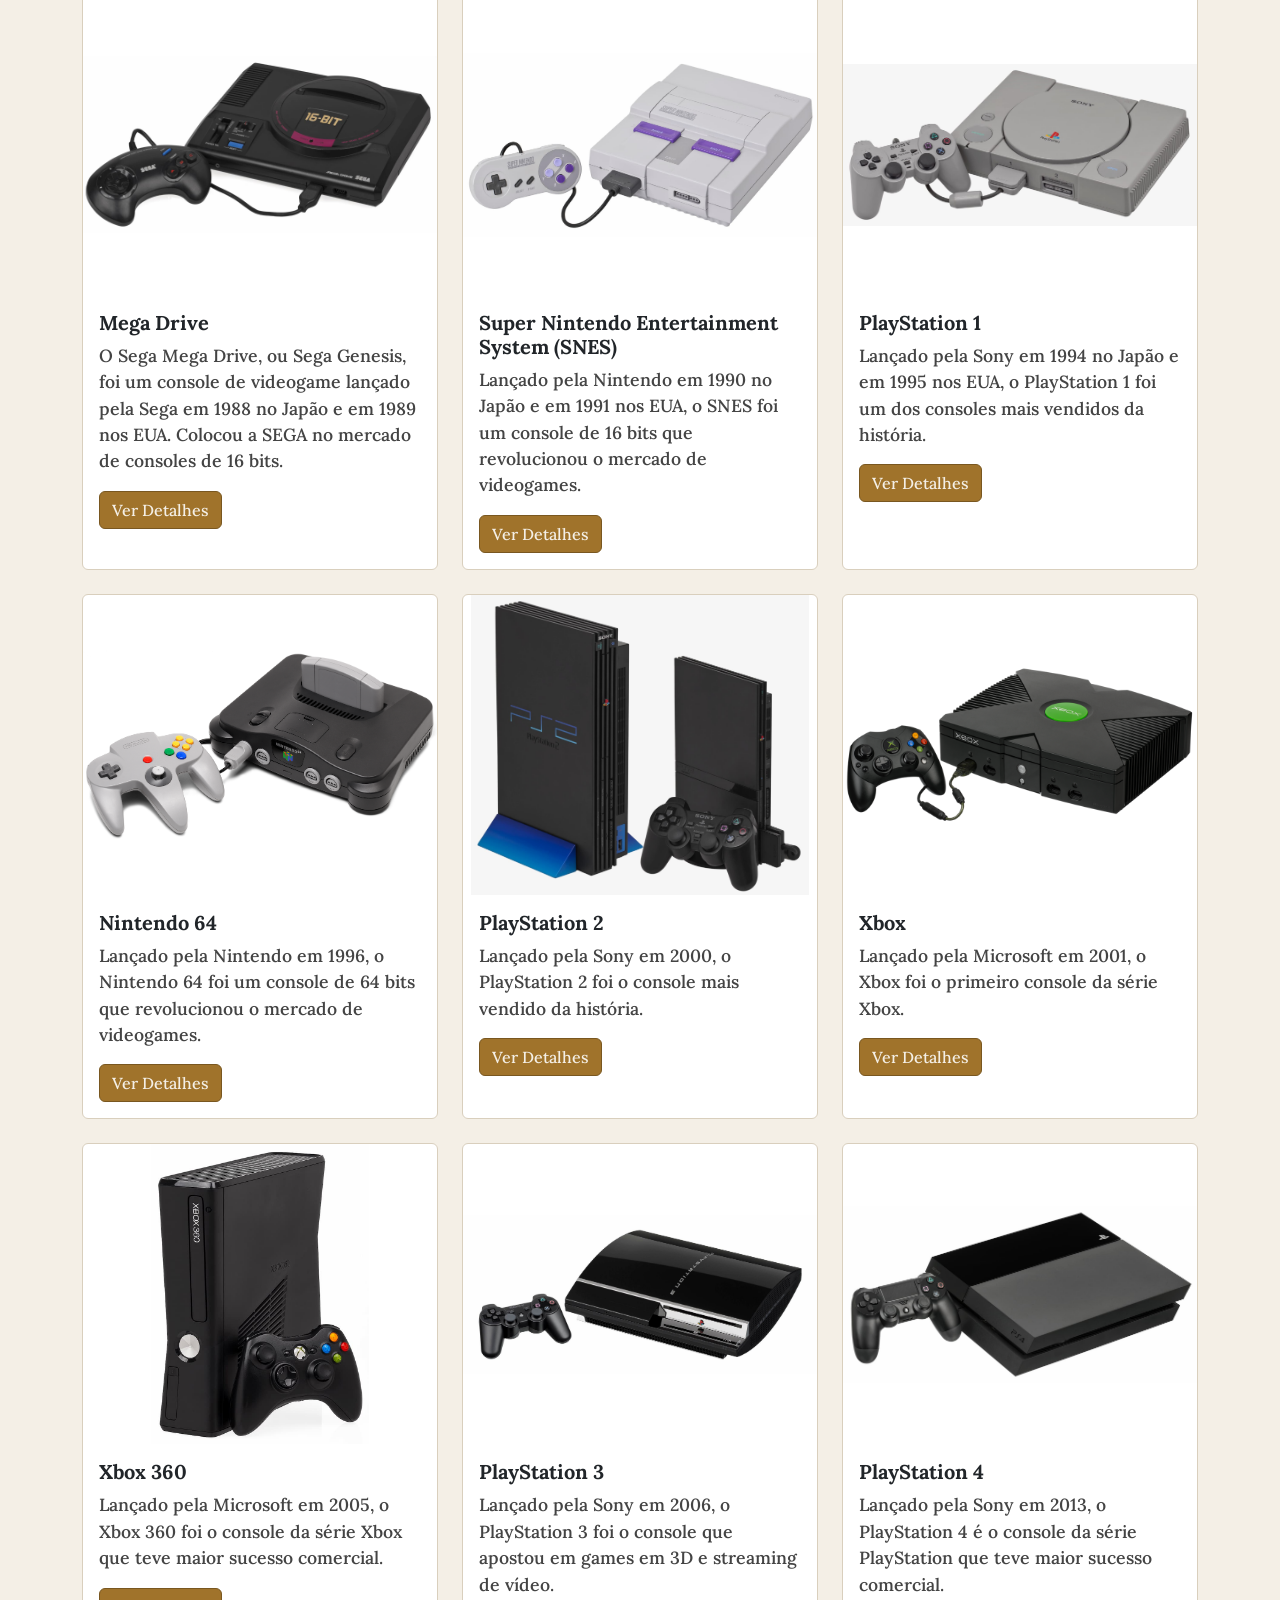
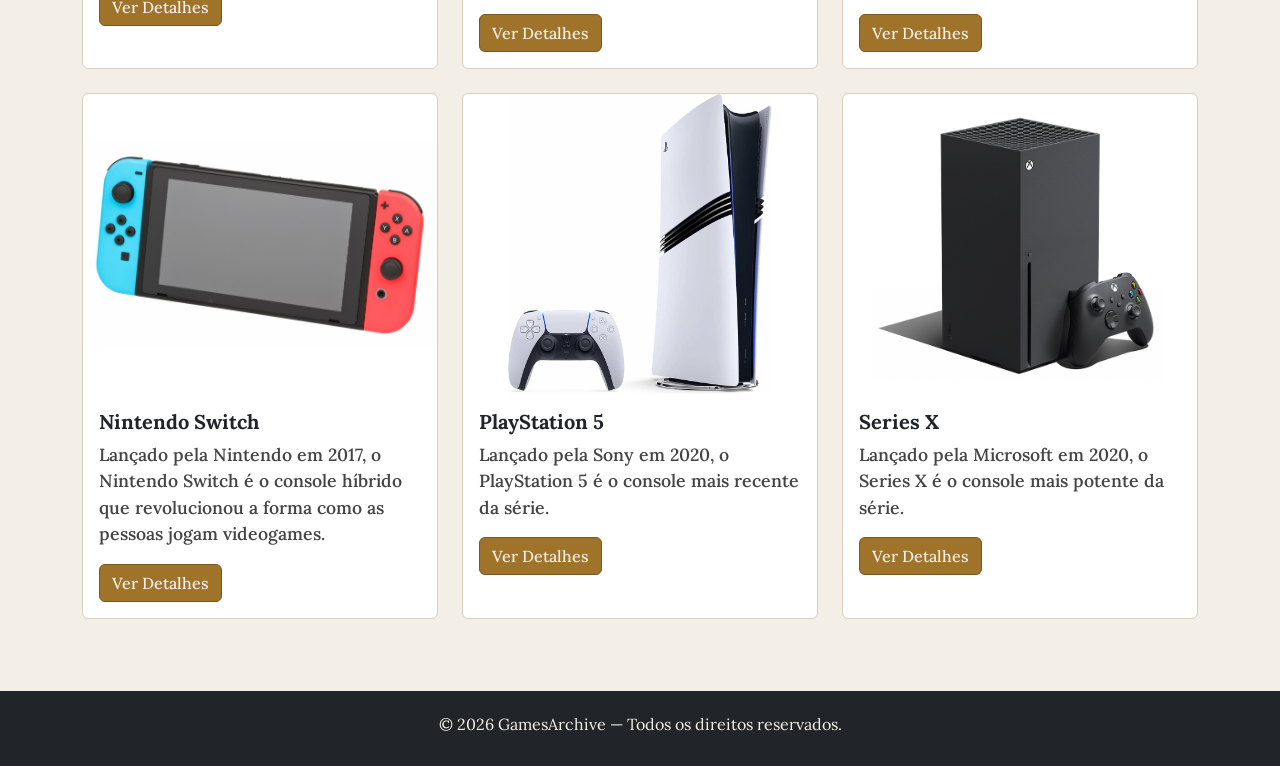
<file: galeria.html>
<!DOCTYPE html>
<html lang="pt-BR">
    <head>
        <meta charset="UTF-8">
        <meta name="viewport" content="width=device-width, initial-scale=1.0">
        <title>GamesArchive - Galeria</title>

        <link href="https://cdn.jsdelivr.net/npm/bootstrap@5.3.3/dist/css/bootstrap.min.css" rel="stylesheet" integrity="sha384-QWTKZyjpPEjISv5WaRU9OFeRpok6YctnYmDr5pNlyT2bRjXh0JMhjY6hW+ALEwIH" crossorigin="anonymous">
    
        <link rel="preconnect" href="https://fonts.googleapis.com">
        <link rel="preconnect" href="https://fonts.gstatic.com" crossorigin>
        <link href="https://fonts.googleapis.com/css2?family=Cinzel:wght@400..900&family=Lora:ital,wght@0,400..700;1,400..700&family=Press+Start+2P&display=swap" rel="stylesheet">

        <link rel="stylesheet" href="css/style.css">
    </head>
    <body class="d-flex flex-column min-vh-100">
        <header class="container text-center my-4"> 
            <h1><img src="image/logogames.png" alt="Logo do GamesArchive" class="img-fluid mb-3">GamesArchive</h1>
            <h3>Explore a história dos videogames e descubra como eles evoluíram ao longo dos anos.</h3>
        </header>
        
        <main class="flex-grow-1">
            <nav class="navbar navbar-expand-lg navbar-dark bg-dark">
                <div class="container-fluid">
                    <button class="navbar-toggler" type="button" data-bs-toggle="collapse" data-bs-target="#navbarNav" aria-controls="navbarNav" aria-expanded="false" aria-label="Alternar navegação">
                        <span class="navbar-toggler-icon"></span>
                    </button>

                    <div class="collapse navbar-collapse" id="navbarNav">
                        <ul class="navbar-nav ms-auto">
                            <li class="nav-item"><a class="nav-link" href="index.html">Início</a></li>
                            <li class="nav-item"><a class="nav-link active" href="galeria.html">Galeria</a></li>
                            <li class="nav-item"><a class="nav-link" href="dados.html">Dados</a></li>
                            <li class="nav-item"><a class="nav-link" href="contato.html">Contato</a></li>
                            <li class="nav-item"><a class="nav-link" href="sobre.html">Sobre</a></li>
                        </ul>
                    </div>
                </div>
            </nav>

            <div class="container my-5">

                <!-- PRIMEIRA FILEIRA -->
                <div class="row">
                    <!-- CARD 1 -->
                    <div class="col-md-4 mb-4">
                        <div class="card h-100">
                            <img src="image/Odyssey.jpg" class="card-img-top" alt="Magnavox Odyssey">
                            <div class="card-body">
                                <h5 class="card-title">Magnavox Odyssey</h5>
                                <p class="card-text">Lançado em 1972, é reconhecido como o primeiro console de videogame doméstico comercial da história</p>
                                <button type="button" class="btn btn-primary" data-bs-toggle="modal" data-bs-target="#modalMagnavox">
                                    Ver Detalhes
                                </button>
                            </div>
                        </div>
                    </div>

                    <!-- CARD 2 -->
                    <div class="col-md-4 mb-4">
                        <div class="card h-100">
                            <img src="image/Telstar.jpg" class="card-img-top" alt="Telstar">
                            <div class="card-body">
                                <h5 class="card-title">Coleco Telstar</h5>
                                <p class="card-text">Lançado em 1976, seu baixo custo de venda o tornou acessível a muitos consumidores e fez com que se tornasse um dos consoles mais populares da época.</p>
                                <button type="button" class="btn btn-primary" data-bs-toggle="modal" data-bs-target="#modalColeco">
                                    Ver Detalhes
                                </button>
                            </div>
                        </div>
                    </div>

                    <!-- CARD 3 -->
                    <div class="col-md-4 mb-4">
                        <div class="card h-100">
                            <img src="image/atari-branco.png" class="card-img-top" alt="Atari 2600">
                            <div class="card-body">
                                <h5 class="card-title">Atari 2600</h5>
                                <p class="card-text">Lançado em 1977, popularizou o conceito de videogame em casa e o uso de cartuchos que facilitavam a troca de jogos.</p>
                                <button type="button" class="btn btn-primary" data-bs-toggle="modal" data-bs-target="#modalAtari">
                                    Ver Detalhes
                                </button>
                            </div>
                        </div>
                    </div>
                </div>
                     <!-- SEGUNDA FILEIRA -->
                <div class="row">
                    <!-- CARD 4 -->
                    <div class="col-md-4 mb-4">
                        <div class="card h-100">
                            <img src="image/Intellivision.jpg" class="card-img-top" alt="Intellivision">
                            <div class="card-body">
                                <h5 class="card-title">Intellivision</h5>
                                <p class="card-text">Lançado em 1979, o Intellivision ficou conhecido pelos gráficos avançados para a época e pelo controle com disco.</p>
                                <button type="button" class="btn btn-primary" data-bs-toggle="modal" data-bs-target="#modalIntellivision">
                                    Ver Detalhes
                                </button>
                            </div>
                        </div>
                    </div>

                    <!-- CARD 5 -->
                    <div class="col-md-4 mb-4">
                        <div class="card h-100">
                            <img src="image/NES.jpg" class="card-img-top" alt="NES">
                            <div class="card-body">
                                <h5 class="card-title">NES (Nintendo Entertainment System)</h5>
                                <p class="card-text">Lançado no Japão em 1983 como Famicom e nos EUA em 1985 como NES, o console foi um dos mais vendidos da história e ajudou a revitalizar o mercado de videogames após a crise de 1983.</p>
                                <button type="button" class="btn btn-primary" data-bs-toggle="modal" data-bs-target="#modalNES">
                                    Ver Detalhes
                                </button>
                            </div>
                        </div>
                    </div>

                     <!-- CARD 6 -->
                    <div class="col-md-4 mb-4">
                        <div class="card h-100">
                            <img src="image/Master-System.png" class="card-img-top" alt="Master System">
                            <div class="card-body">
                                <h5 class="card-title">Master System</h5>
                                <p class="card-text">Lançado pela Sega em 1985, o Master System foi um console de 8 bits que competiu com o NES.</p>
                                <button type="button" class="btn btn-primary" data-bs-toggle="modal" data-bs-target="#modalMasterSystem">
                                    Ver Detalhes
                                </button>
                            </div>
                        </div>
                    </div>
                </div>

                <!-- TERCEIRA FILEIRA -->
                <div class="row">
                    <!-- CARD 7 -->
                    <div class="col-md-4 mb-4">
                        <div class="card h-100">
                            <img src="image/Mega-Drive.jpg" class="card-img-top" alt="Mega Drive">
                            <div class="card-body">
                                <h5 class="card-title">Mega Drive</h5>
                                <p class="card-text">O Sega Mega Drive, ou Sega Genesis, foi um console de videogame lançado pela Sega em 1988 no Japão e em 1989 nos EUA. Colocou a SEGA no mercado de consoles de 16 bits.</p>
                                <button type="button" class="btn btn-primary" data-bs-toggle="modal" data-bs-target="#modalMegaDrive">
                                    Ver Detalhes
                                </button>
                            </div>
                        </div>
                    </div>
                

                    <!-- CARD 8 -->
                    <div class="col-md-4 mb-4">
                        <div class="card h-100">
                            <img src="image/SNES.jpg" class="card-img-top" alt="SNES">
                            <div class="card-body">
                                <h5 class="card-title">Super Nintendo Entertainment System (SNES)</h5>
                                <p class="card-text">Lançado pela Nintendo em 1990 no Japão e em 1991 nos EUA, o SNES foi um console de 16 bits que revolucionou o mercado de videogames.</p>
                                <button type="button" class="btn btn-primary" data-bs-toggle="modal" data-bs-target="#modalSNES">
                                    Ver Detalhes
                                </button>
                            </div>
                        </div>
                    </div>

                    <!-- CARD 9 -->
                    <div class="col-md-4 mb-4">
                        <div class="card h-100">
                            <img src="image/PS1.jpg" class="card-img-top" alt="PlayStation 1">
                            <div class="card-body">
                                <h5 class="card-title">PlayStation 1</h5>
                                <p class="card-text">Lançado pela Sony em 1994 no Japão e em 1995 nos EUA, o PlayStation 1 foi um dos consoles mais vendidos da história.</p>
                                <button type="button" class="btn btn-primary" data-bs-toggle="modal" data-bs-target="#modalPlaystation1">
                                    Ver Detalhes
                                </button>
                            </div>
                        </div>
                    </div>
                </div>
                <!-- QUARTA FILEIRA -->
                <div class="row">
                    <!-- CARD 10 -->
                    <div class="col-md-4 mb-4">
                        <div class="card h-100">
                            <img src="image/N64.png" class="card-img-top" alt="Nintendo 64">
                            <div class="card-body">
                                <h5 class="card-title">Nintendo 64</h5>
                                <p class="card-text">Lançado pela Nintendo em 1996, o Nintendo 64 foi um console de 64 bits que revolucionou o mercado de videogames.</p>
                                <button type="button" class="btn btn-primary" data-bs-toggle="modal" data-bs-target="#modalN64">
                                    Ver Detalhes
                                </button>
                            </div>
                        </div>
                    </div>
                
                    <!-- CARD 11 -->
                    <div class="col-md-4 mb-4">
                        <div class="card h-100">
                            <img src="image/PS2.jpg" class="card-img-top" alt="PlayStation 2">
                            <div class="card-body">
                                <h5 class="card-title">PlayStation 2</h5>
                                <p class="card-text">Lançado pela Sony em 2000, o PlayStation 2 foi o console mais vendido da história.</p>
                                <button type="button" class="btn btn-primary" data-bs-toggle="modal" data-bs-target="#modalPlaystation2">
                                    Ver Detalhes
                                </button>
                            </div>
                        </div>
                    </div>

                    <!-- CARD 12 -->
                    <div class="col-md-4 mb-4">
                        <div class="card h-100">
                            <img src="image/Xbox.png" class="card-img-top" alt="Xbox">
                            <div class="card-body">
                                <h5 class="card-title">Xbox</h5>
                                <p class="card-text">Lançado pela Microsoft em 2001, o Xbox foi o primeiro console da série Xbox.</p>
                                <button type="button" class="btn btn-primary" data-bs-toggle="modal" data-bs-target="#modalXBOX">
                                    Ver Detalhes
                                </button>
                            </div>
                        </div>
                    </div>
                </div>

                <!-- QUINTA FILEIRA -->
                <div class="row">
                    <!-- CARD 13 -->
                    <div class="col-md-4 mb-4">
                        <div class="card h-100">
                            <img src="image/360.jpg" class="card-img-top" alt="Xbox 360">
                            <div class="card-body">
                                <h5 class="card-title">Xbox 360</h5>
                                <p class="card-text">Lançado pela Microsoft em 2005, o Xbox 360 foi o console da série Xbox que teve maior sucesso comercial.</p>
                                <button type="button" class="btn btn-primary" data-bs-toggle="modal" data-bs-target="#modal360">
                                    Ver Detalhes
                                </button>
                            </div>
                        </div>
                    </div>

                    <!-- CARD 14 -->
                    <div class="col-md-4 mb-4">
                        <div class="card h-100">
                            <img src="image/PS3.jpg" class="card-img-top" alt="PlayStation 3">
                            <div class="card-body">
                                <h5 class="card-title">PlayStation 3</h5>
                                <p class="card-text">Lançado pela Sony em 2006, o PlayStation 3 foi o console que apostou em games em 3D e streaming de vídeo.</p>
                                <button type="button" class="btn btn-primary" data-bs-toggle="modal" data-bs-target="#modalPS3">
                                    Ver Detalhes
                                </button>
                            </div>
                        </div>
                    </div>
                
                    <!-- CARD 15 -->
                    <div class="col-md-4 mb-4">
                        <div class="card h-100">
                            <img src="image/PS4.jpg" class="card-img-top" alt="PlayStation 4">
                            <div class="card-body">
                                <h5 class="card-title">PlayStation 4</h5>
                                <p class="card-text">Lançado pela Sony em 2013, o PlayStation 4 é o console da série PlayStation que teve maior sucesso comercial.</p>
                                <button type="button" class="btn btn-primary" data-bs-toggle="modal" data-bs-target="#modalPS4">
                                    Ver Detalhes
                                </button>
                            </div>
                        </div>
                    </div>
                </div>

                <!-- SEXTA FILEIRA -->
                <div class="row">
                    <!-- CARD 16 -->
                    <div class="col-md-4 mb-4">
                        <div class="card h-100">
                            <img src="image/Switch.jpg" class="card-img-top" alt="Nintendo Switch">
                            <div class="card-body">
                                <h5 class="card-title">Nintendo Switch</h5>
                                <p class="card-text">Lançado pela Nintendo em 2017, o Nintendo Switch é o console híbrido que revolucionou a forma como as pessoas jogam videogames.</p>
                                <button type="button" class="btn btn-primary" data-bs-toggle="modal" data-bs-target="#modalSwitch">
                                    Ver Detalhes
                                </button>
                            </div>
                        </div>
                    </div>

                    <!-- CARD 17 -->
                    <div class="col-md-4 mb-4">
                        <div class="card h-100">
                            <img src="image/PS5.jpg" class="card-img-top" alt="PlayStation 5">
                            <div class="card-body">
                                <h5 class="card-title">PlayStation 5</h5>
                                <p class="card-text">Lançado pela Sony em 2020, o PlayStation 5 é o console mais recente da série.</p>
                                <button type="button" class="btn btn-primary" data-bs-toggle="modal" data-bs-target="#modalPlaystation5">
                                    Ver Detalhes
                                </button>
                            </div>
                        </div>
                    </div>
                
                    <!-- CARD 18 -->
                    <div class="col-md-4 mb-4">
                        <div class="card h-100">
                            <img src="image/XSeries.png" class="card-img-top" alt="Series X">
                            <div class="card-body">
                                <h5 class="card-title">Series X</h5>
                                <p class="card-text">Lançado pela Microsoft em 2020, o Series X é o console mais potente da série.</p>
                                <button type="button" class="btn btn-primary" data-bs-toggle="modal" data-bs-target="#modalSeriesX">
                                    Ver Detalhes
                                </button>
                            </div>
                        </div>
                    </div>

                </div>
                
            </div>
            
            <!-- Modal Atari -->
            <div class="modal fade" id="modalAtari" tabindex="-1" aria-labelledby="modalAtariLabel" aria-hidden="true">
                <div class="modal-dialog">
                    <div class="modal-content">
                        <div class="modal-header">
                            <h5 class="modal-title" id="modalAtariLabel">Atari 2600</h5>
                            <button type="button" class="btn-close" data-bs-dismiss="modal" aria-label="Fechar"></button>
                        </div>
                        <div class="modal-body">
                            <p>Entre os jogos mais vendidos do Atari estão:</p>
                            <ul>
                                <li>Pac-Man</li>
                                <li>Pitfall!</li>
                                <li>Asteroids</li>
                                <li>Space Invaders</li>
                            </ul>
                            <p>O jogo E.T. the Extra-Terrestrial, lançado em 1982 para o Atari 2600, é frequentemente citado como um dos piores jogos de todos os tempos e é creditado por contribuir para o crash do mercado de videogames de 1983. A história do jogo é famosa porque a Atari supostamente enterrou milhões de cartuchos não vendidos em um aterro sanitário em Alamogordo, Novo México, em 1983. Em 2014, uma equipe de documentaristas desenterrou os cartuchos enterrados, confirmando a história.</p>
                        </div>
                        <div class="modal-footer">
                            <button type="button" class="btn btn-secondary" data-bs-dismiss="modal">Fechar</button>
                        </div>
                    </div>
                </div>

            
            </div>

            <!-- Modal NES -->
            <div class="modal fade" id="modalNES" tabindex="-1" aria-labelledby="modalNESLabel" aria-hidden="true">
                <div class="modal-dialog">
                    <div class="modal-content">
                        <div class="modal-header">
                            <h5 class="modal-title" id="modalNESLabel">NES</h5>
                            <button type="button" class="btn-close" data-bs-dismiss="modal" aria-label="Fechar"></button>
                        </div>
                        <div class="modal-body">
                            <p>Entre os jogos mais vendidos do NES estão:</p>
                            <ul>
                                <li>Super Mario Bros.</li>
                                <li>Metroid</li>
                                <li>Legend of Zelda</li>
                                <li>Final Fantasy</li>
                            </ul>
                            <p>Uma das maiores curiosidades do NES (Nintendo Entertainment System) é que seu famoso slot de cartuchos com carregamento frontal, estilo videocassete, foi projetado apenas para fazê-lo parecer um eletrodoméstico, e não um brinquedo, após a crise dos videogames de 1983. Essa decisão estética acabou se tornando uma grande falha de design: a poeira e o desgaste dos pinos internos faziam os jogos travarem, gerando o famoso (e inútil) mito de que assoprar a fita resolveria o problema.</p>
                        </div>
                        <div class="modal-footer">
                            <button type="button" class="btn btn-secondary" data-bs-dismiss="modal">Fechar</button>
                        </div>
                    </div>
                </div>
            </div>

            <!-- Modal Mega Drive -->
            <div class="modal fade" id="modalMegaDrive" tabindex="-1" aria-labelledby="modalMegaDriveLabel" aria-hidden="true">
                <div class="modal-dialog">
                    <div class="modal-content">
                        <div class="modal-header">
                            <h5 class="modal-title" id="modalMegaDriveLabel">Sega Mega Drive</h5>
                            <button type="button" class="btn-close" data-bs-dismiss="modal" aria-label="Fechar"></button>
                        </div>
                        <div class="modal-body">
                            <p>Entre os jogos mais vendidos do Mega Drive estão:</p>
                            <ul>
                                <li>Sonic The Hedgehog</li>
                                <li>Sonic The Hedgehog 2</li>
                                <li>Disney's Aladdin</li>
                                <li>Mortal Kombat</li>
                            </ul>
                            <p>O Mega Drive foi o primeiro console a ter um jogo de luta com sangue e violência, Mortal Kombat, que foi lançado em 1993. O jogo gerou controvérsia e levou à criação do sistema de classificação etária ESRB (Entertainment Software Rating Board) nos Estados Unidos.</p>
                        </div>
                        <div class="modal-footer">
                            <button type="button" class="btn btn-secondary" data-bs-dismiss="modal">Fechar</button>
                        </div>
                    </div>
                </div>
            </div>

            <!-- Modal PlayStation 1 -->
            <div class="modal fade" id="modalPlaystation1" tabindex="-1" aria-labelledby="modalPlaystation1Label" aria-hidden="true">
                <div class="modal-dialog">
                    <div class="modal-content">
                        <div class="modal-header">
                            <h5 class="modal-title" id="modalPlaystation1Label">PlayStation 1</h5>
                            <button type="button" class="btn-close" data-bs-dismiss="modal" aria-label="Fechar"></button>
                        </div>
                        <div class="modal-body">
                            <p>Entre os jogos mais vendidos do PlayStation 1 estão:</p>
                            <ul>
                                <li>Gran Turismo</li>
                                <li>Final Fantasy VII</li>
                                <li>Harry Potter and the Philosopher's Stone</li>
                                <li>Tekken 3</li>
                            </ul>
                            <p>O PlayStation 1 nasceu de uma traição comercial da Nintendo, que quebrou um contrato com a Sony para o desenvolvimento de um leitor de CD para o Super Nintendo e anunciou uma parceria com a Philips no dia seguinte. Em resposta, a Sony decidiu lançar o projeto como um console próprio, superando a rival histórica. Além disso, o PS1 revolucionou ao adotar a cor cinza-escura industrial e CDs pretos, focando o marketing no público jovem e adulto para distanciar os videogames da imagem de meros brinquedos infantis.</p>
                        </div>
                        <div class="modal-footer">
                            <button type="button" class="btn btn-secondary" data-bs-dismiss="modal">Fechar</button>
                        </div>
                    </div>
                </div>
            </div>

            <!-- Modal PlayStation 2 -->
            <div class="modal fade" id="modalPlaystation2" tabindex="-1" aria-labelledby="modalPlaystation2Label" aria-hidden="true">
                <div class="modal-dialog">
                    <div class="modal-content">
                        <div class="modal-header">
                            <h5 class="modal-title" id="modalPlaystation2Label">PlayStation 2</h5>
                            <button type="button" class="btn-close" data-bs-dismiss="modal" aria-label="Fechar"></button>
                        </div>
                        <div class="modal-body">
                            <p>Entre os jogos mais vendidos do PlayStation 2 estão:</p>
                            <ul>
                                <li>Grand Theft Auto: San Andreas</li>
                                <li>God of War</li>
                                <li>Need for Speed: Underground</li>
                                <li>Medal of Honor: Frontline</li>
                            </ul>
                            <p>O PlayStation 2 foi tão poderoso para a época que o governo do Japão restringiu sua exportação sob a lei de controle de armas e tecnologia militar, temendo que seus processadores (Emotion Engine) fossem usados na fiação de mísseis guiados. Além disso, as icônicas torres brancas da tela de abertura do console não eram aleatórias: elas representavam o número de jogos salvos no seu Memory Card e cresciam em tamanho de acordo com o tempo investido em cada jogo.</p>
                        </div>
                        <div class="modal-footer">
                            <button type="button" class="btn btn-secondary" data-bs-dismiss="modal">Fechar</button>
                        </div>
                    </div>
                </div>
            </div>

            <!-- Modal PlayStation 5 -->
            <div class="modal fade" id="modalPlaystation5" tabindex="-1" aria-labelledby="modalPlaystation5Label" aria-hidden="true">
                <div class="modal-dialog">
                    <div class="modal-content">
                        <div class="modal-header">
                            <h5 class="modal-title" id="modalPlaystation5Label">PlayStation 5</h5>
                            <button type="button" class="btn-close" data-bs-dismiss="modal" aria-label="Fechar"></button>
                        </div>
                        <div class="modal-body">
                            <p>Entre os jogos mais vendidos do PlayStation 5 estão:</p>
                            <ul>
                                <li>Marvel's Spider-Man 2</li>
                                <li>Elden Ring</li>
                                <li>Stellar Blade</li>
                                <li>Astro Bot</li>
                            </ul>
                            <p>O PlayStation 5 é o maior console da história moderna dos videogames por um motivo puramente funcional: a engenharia interna para evitar o superaquecimento e o barulho de "turbina de avião" do PS4. Para garantir um sistema silencioso, a Sony colocou um colossal ventilador de 120 mm de diâmetro e 45 mm de espessura, além de uma solução térmica inédita com metal líquido no processador. Além disso, a textura externa branca esconde um detalhe microscópico: o painel é revestido por cerca de 40.000 símbolos minúsculos de triângulo, círculo, xis e quadrado.</p>
                        </div>
                        <div class="modal-footer">
                            <button type="button" class="btn btn-secondary" data-bs-dismiss="modal">Fechar</button>
                        </div>
                    </div>
                </div>
            </div>
        
            <!-- Modal Magnavox -->
            <div class="modal fade" id="modalMagnavox" tabindex="-1" aria-labelledby="modalMagnavoxLabel" aria-hidden="true">
                <div class="modal-dialog">
                    <div class="modal-content">
                        <div class="modal-header">
                            <h5 class="modal-title" id="modalMagnavoxLabel">Magnavox Odyssey</h5>
                            <button type="button" class="btn-close" data-bs-dismiss="modal" aria-label="Fechar"></button>
                        </div>
                        <div class="modal-body">
                            <p>Entre os jogos mais vendidos do Magnavox Odyssey estão:</p>
                            <ul>
                                <li>Table Tennis</li>
                                <li>Tennis</li>
                                <li>Ski</li>
                                <li>Haunted House</li>
                            </ul>
                            <p>O Odyssey foi criado por Ralph Baer, conhecido como o “pai dos videogames”, e não tinha processador: funcionava com circuitos analógicos e películas plásticas que se colavam na TV para simular o cenário. Segundo a história mais contada, Nolan Bushnell, fundador da Atari, jogou o tênis de mesa do Odyssey numa demonstração em 1972, e pouco depois a Atari lançou o Pong. A Magnavox acabou processando a Atari por isso.</p>
                        </div>
                        <div class="modal-footer">
                            <button type="button" class="btn btn-secondary" data-bs-dismiss="modal">Fechar</button>
                        </div>
                    </div>
                </div>
            </div>

            <!-- Modal Coleco Telstar -->
            <div class="modal fade" id="modalColeco" tabindex="-1" aria-labelledby="modalColecoLabel" aria-hidden="true">
                <div class="modal-dialog">
                    <div class="modal-content">
                        <div class="modal-header">
                            <h5 class="modal-title" id="modalColecoLabel">Coleco Telstar</h5>
                            <button type="button" class="btn-close" data-bs-dismiss="modal" aria-label="Fechar"></button>
                        </div>
                        <div class="modal-body">
                            <p>Por conta de seu chip embutido, grande parte dos jogos já vinham incluídos. Jogos famosos do Telstar são: </p>
                            <ul>
                                <li>Tennis</li>
                                <li>Hockey</li>
                                <li>Handball</li>
                            </ul>
                            <p>O Telstar usava o chip AY-3-8500, da General Instrument, que trazia vários jogos simples num só componente e barateou muito os consoles. A Coleco lançou várias versões do aparelho e chegou a vender cerca de 1 milhão de unidades, mas o mercado ficou lotado de clones de Pong, e a empresa precisou se reinventar depois com outros produtos.</p>
                        </div>
                        <div class="modal-footer">
                            <button type="button" class="btn btn-secondary" data-bs-dismiss="modal">Fechar</button>
                        </div>
                    </div>
                </div>
            </div>

            <!-- Modal Intellivision -->
            <div class="modal fade" id="modalIntellivision" tabindex="-1" aria-labelledby="modalIntellivisionLabel" aria-hidden="true">
                <div class="modal-dialog">
                    <div class="modal-content">
                        <div class="modal-header">
                            <h5 class="modal-title" id="modalIntellivisionLabel">Intellivision</h5>
                            <button type="button" class="btn-close" data-bs-dismiss="modal" aria-label="Fechar"></button>
                        </div>
                        <div class="modal-body">
                            <p>Entre os jogos mais vendidos do Intellivision estão:</p>
                            <ul>
                                <li>Astrosmash</li>
                                <li>BurgerTime</li>
                                <li>Utopia</li>
                                <li>TRON: Deadly Discs</li>
                            </ul>
                            <p>O controle tinha um disco direcional e um teclado numérico com películas para cada jogo. A Mattel fez propagandas comparando os gráficos do Intellivision com os do Atari 2600, com o apresentador George Plimpton. O jogo Utopia é considerado um dos primeiros de estratégia e simulação em tempo real.</p>
                        </div>
                        <div class="modal-footer">
                            <button type="button" class="btn btn-secondary" data-bs-dismiss="modal">Fechar</button>
                        </div>
                    </div>
                </div>
            </div>

            <!-- Modal Master System -->
            <div class="modal fade" id="modalMasterSystem" tabindex="-1" aria-labelledby="modalMasterSystemLabel" aria-hidden="true">
                <div class="modal-dialog">
                    <div class="modal-content">
                        <div class="modal-header">
                            <h5 class="modal-title" id="modalMasterSystemLabel">Master System</h5>
                            <button type="button" class="btn-close" data-bs-dismiss="modal" aria-label="Fechar"></button>
                        </div>
                        <div class="modal-body">
                            <p>Entre os jogos mais vendidos do Master System estão:</p>
                            <ul>
                                <li>Alex Kidd in Miracle World</li>
                                <li>Sonic the Hedgehog</li>
                                <li>Wonder Boy III: The Dragon’s Trap</li>
                                <li>Phantasy Star</li>
                            </ul>
                            <p>No Brasil, a Tectoy fez versões próprias de jogos, como Mônica no Castelo do Dragão (1991), que é uma adaptação de Wonder Boy III com a personagem da Turma da Mônica. Isso ajudou o console a ficar tão popular por aqui.</p>
                        </div>
                        <div class="modal-footer">
                            <button type="button" class="btn btn-secondary" data-bs-dismiss="modal">Fechar</button>
                        </div>
                    </div>
                </div>
            </div>

            <!-- Modal Super Nintendo (SNES) -->
            <div class="modal fade" id="modalSNES" tabindex="-1" aria-labelledby="modalSNESLabel" aria-hidden="true">
                <div class="modal-dialog">
                    <div class="modal-content">
                        <div class="modal-header">
                            <h5 class="modal-title" id="modalSNESLabel">Super Nintendo (SNES)</h5>
                            <button type="button" class="btn-close" data-bs-dismiss="modal" aria-label="Fechar"></button>
                        </div>
                        <div class="modal-body">
                            <p>Entre os jogos mais vendidos do SNES estão:</p>
                            <ul>
                                <li>Super Mario World</li>
                                <li>Super Mario All-Stars</li>
                                <li>Donkey Kong Country</li>
                                <li>Super Mario Kart</li>
                            </ul>
                            <p>Alguns cartuchos traziam um chip extra, o Super FX, que permitia gráficos 3D poligonais, como em Star Fox (1993). Assim, o console conseguiu ter gráficos além do que o hardware original suportava.</p>
                        </div>
                        <div class="modal-footer">
                            <button type="button" class="btn btn-secondary" data-bs-dismiss="modal">Fechar</button>
                        </div>
                    </div>
                </div>
            </div>

            <!-- Modal Nintendo 64 -->
            <div class="modal fade" id="modalN64" tabindex="-1" aria-labelledby="modalN64Label" aria-hidden="true">
                <div class="modal-dialog">
                    <div class="modal-content">
                        <div class="modal-header">
                            <h5 class="modal-title" id="modalN64Label">Nintendo 64</h5>
                            <button type="button" class="btn-close" data-bs-dismiss="modal" aria-label="Fechar"></button>
                        </div>
                        <div class="modal-body">
                            <p>Entre os jogos mais vendidos do Nintendo 64 estão:</p>
                            <ul>
                                <li>Super Mario 64</li>
                                <li>Mario Kart 64</li>
                                <li>GoldenEye 007</li>
                                <li>The Legend of Zelda: Ocarina of Time</li>
                            </ul>
                            <p>A Nintendo manteve os cartuchos quando a concorrência migrava para CD. Eles carregavam mais rápido, mas guardavam bem menos dados e custavam mais. Isso fez a Square, de Final Fantasy, levar a série para o PlayStation. O N64 também foi um dos primeiros consoles a trazer quatro entradas de controle de fábrica.</p>
                        </div>
                        <div class="modal-footer">
                            <button type="button" class="btn btn-secondary" data-bs-dismiss="modal">Fechar</button>
                        </div>
                    </div>
                </div>
            </div>

            <!-- Modal XBOX -->
            <div class="modal fade" id="modalXBOX" tabindex="-1" aria-labelledby="modalXBOXLabel" aria-hidden="true">
                <div class="modal-dialog">
                    <div class="modal-content">
                        <div class="modal-header">
                            <h5 class="modal-title" id="modalXBOXLabel">Xbox</h5>
                            <button type="button" class="btn-close" data-bs-dismiss="modal" aria-label="Fechar"></button>
                        </div>
                        <div class="modal-body">
                            <p>Entre os jogos mais vendidos do Xbox estão:</p>
                            <ul>
                                <li>Halo: Combat Evolved</li>
                                <li>Halo 2</li>
                                <li>Fable</li>
                                <li>Star Wars: Knights of the Old Republic</li>
                            </ul>
                            <p>Foi o primeiro console a vir com HD interno e porta de rede (Ethernet), e em 2002 lançou o Xbox Live, serviço de jogo online que virou referência. O nome vem de “DirectX Box”, em referência à tecnologia gráfica do Windows em que o console foi baseado.</p>
                        </div>
                        <div class="modal-footer">
                            <button type="button" class="btn btn-secondary" data-bs-dismiss="modal">Fechar</button>
                        </div>
                    </div>
                </div>
            </div>

            <!-- Modal 360 -->
            <div class="modal fade" id="modal360" tabindex="-1" aria-labelledby="modal360Label" aria-hidden="true">
                <div class="modal-dialog">
                    <div class="modal-content">
                        <div class="modal-header">
                            <h5 class="modal-title" id="modal360Label">Xbox 360</h5>
                            <button type="button" class="btn-close" data-bs-dismiss="modal" aria-label="Fechar"></button>
                        </div>
                        <div class="modal-body">
                            <p>Entre os jogos mais vendidos do Xbox 360 estão:</p>
                            <ul>
                                <li>Kinect Adventures!</li>
                                <li>Halo 3</li>
                                <li>Call of Duty: Modern Warfare 2</li>
                                <li>Grand Theft Auto V</li>
                            </ul>
                            <p>Ficou famoso pelo “Red Ring of Death”, um defeito de superaquecimento que acendia três luzes vermelhas no console. A Microsoft estendeu a garantia e gastou mais de 1 bilhão de dólares com os reparos.</p>
                        </div>
                        <div class="modal-footer">
                            <button type="button" class="btn btn-secondary" data-bs-dismiss="modal">Fechar</button>
                        </div>
                    </div>
                </div>
            </div>

            <!-- Modal PS3 -->
            <div class="modal fade" id="modalPS3" tabindex="-1" aria-labelledby="modalPS3Label" aria-hidden="true">
                <div class="modal-dialog">
                    <div class="modal-content">
                        <div class="modal-header">
                            <h5 class="modal-title" id="modalPS3Label">PlayStation 3</h5>
                            <button type="button" class="btn-close" data-bs-dismiss="modal" aria-label="Fechar"></button>
                        </div>
                        <div class="modal-body">
                            <p>Entre os jogos mais vendidos do PlayStation 3 estão:</p>
                            <ul>
                                <li>Grand Theft Auto V</li>
                                <li>The Last of Us</li>
                                <li>Uncharted 3: Drake's Deception</li>
                                <li>Metal Gear Solid 4: Guns of the Patriots</li>
                            </ul>
                            <p>O PlayStation 3 foi lançado em 2006 por 499 dólares (versão de 20 GB) e 599 dólares (versão de 60 GB), um preço bem alto para a época, em parte por trazer um leitor de Blu-ray de fábrica. Essa aposta ajudou o Blu-ray a vencer o HD DVD na disputa de formatos de disco. Seu processador Cell era tão potente que, em 2010, a Força Aérea dos EUA montou um supercomputador com cerca de 1.760 PS3 ligados em rede.</p>
                        </div>
                        <div class="modal-footer">
                            <button type="button" class="btn btn-secondary" data-bs-dismiss="modal">Fechar</button>
                        </div>
                    </div>
                </div>
            </div>

            <!-- Modal PS4 -->
            <div class="modal fade" id="modalPS4" tabindex="-1" aria-labelledby="modalPS4Label" aria-hidden="true">
                <div class="modal-dialog">
                    <div class="modal-content">
                        <div class="modal-header">
                            <h5 class="modal-title" id="modalPS4Label">PlayStation 4</h5>
                            <button type="button" class="btn-close" data-bs-dismiss="modal" aria-label="Fechar"></button>
                        </div>
                        <div class="modal-body">
                            <p>Entre os jogos mais vendidos do PlayStation 4 estão:</p>
                            <ul>
                                <li>Grand Theft Auto V</li>
                                <li>God of War (2018)</li>
                                <li>Marvel’s Spider-Man</li>
                                <li>Uncharted 4</li>
                            </ul>
                            <p>O PlayStation 4 custava 399 dólares no lançamento, contra 499 do Xbox One (que vinha com o Kinect), e essa diferença de preço ajudou a Sony a abrir vantagem na geração. Ele também trouxe o botão “Share”, que permite gravar e compartilhar trechos de jogo.</p>
                        </div>
                        <div class="modal-footer">
                            <button type="button" class="btn btn-secondary" data-bs-dismiss="modal">Fechar</button>
                        </div>
                    </div>
                </div>
            </div>

            <!-- Modal Switch -->
            <div class="modal fade" id="modalSwitch" tabindex="-1" aria-labelledby="modalSwitchLabel" aria-hidden="true">
                <div class="modal-dialog">
                    <div class="modal-content">
                        <div class="modal-header">
                            <h5 class="modal-title" id="modalSwitchLabel">Nintendo Switch</h5>
                            <button type="button" class="btn-close" data-bs-dismiss="modal" aria-label="Fechar"></button>
                        </div>
                        <div class="modal-body">
                            <p>Entre os jogos mais vendidos do Nintendo Switch estão:</p>
                            <ul>
                                <li>Mario Kart 8 Deluxe</li>
                                <li>Animal Crossing: New Horizons</li>
                                <li>Super Smash Bros. Ultimate</li>
                                <li>The Legend of Zelda: Breath of the Wild</li>
                            </ul>
                            <p>É um console híbrido: dá para jogar na TV ou tirar da base e levar como portátil. Os Joy-Con se soltam e viram dois controles. Breath of the Wild foi lançado junto com o console e também saiu para o Wii U, o antecessor que não fez sucesso.</p>
                        </div>
                        <div class="modal-footer">
                            <button type="button" class="btn btn-secondary" data-bs-dismiss="modal">Fechar</button>
                        </div>
                    </div>
                </div>
            </div>

            <!-- Modal Series X -->
            <div class="modal fade" id="modalSeriesX" tabindex="-1" aria-labelledby="modalSeriesXLabel" aria-hidden="true">
                <div class="modal-dialog">
                    <div class="modal-content">
                        <div class="modal-header">
                            <h5 class="modal-title" id="modalSeriesXLabel">Xbox Series X/S</h5>
                            <button type="button" class="btn-close" data-bs-dismiss="modal" aria-label="Fechar"></button>
                        </div>
                        <div class="modal-body">
                            <p>Entre os jogos mais vendidos do Xbox Series X/S estão:</p>
                            <ul>
                                <li>Halo Infinite</li>
                                <li>Forza Horizon 5</li>
                                <li>Starfield</li>
                                <li>Gears 5</li>
                            </ul>
                            <p>Foi lançado junto com o Series S, versão mais barata e menos potente. O Series X tem GPU de cerca de 12 teraflops e o recurso Quick Resume, que retoma vários jogos exatamente de onde você parou. A Microsoft não divulga as vendas dos consoles, então os jogos listados são os de destaque, não um ranking oficial de vendas.</p>
                        </div>
                        <div class="modal-footer">
                            <button type="button" class="btn btn-secondary" data-bs-dismiss="modal">Fechar</button>
                        </div>
                    </div>
                </div>
            </div>

        </main>
        
        <footer class="text-center py-4 bg-dark text-white">
            <h6>&copy; 2026 GamesArchive — Todos os direitos reservados.</h6>
        </footer>

        <script src="https://cdn.jsdelivr.net/npm/bootstrap@5.3.3/dist/js/bootstrap.bundle.min.js" integrity="sha384-YvpcrYf0tY3lHB60NNkmXc5s9fDVZLESaAA55NDzOxhy9GkcIdslK1eN7N6jIeHz" crossorigin="anonymous">
        </script>
    </body>
</html>
</file>
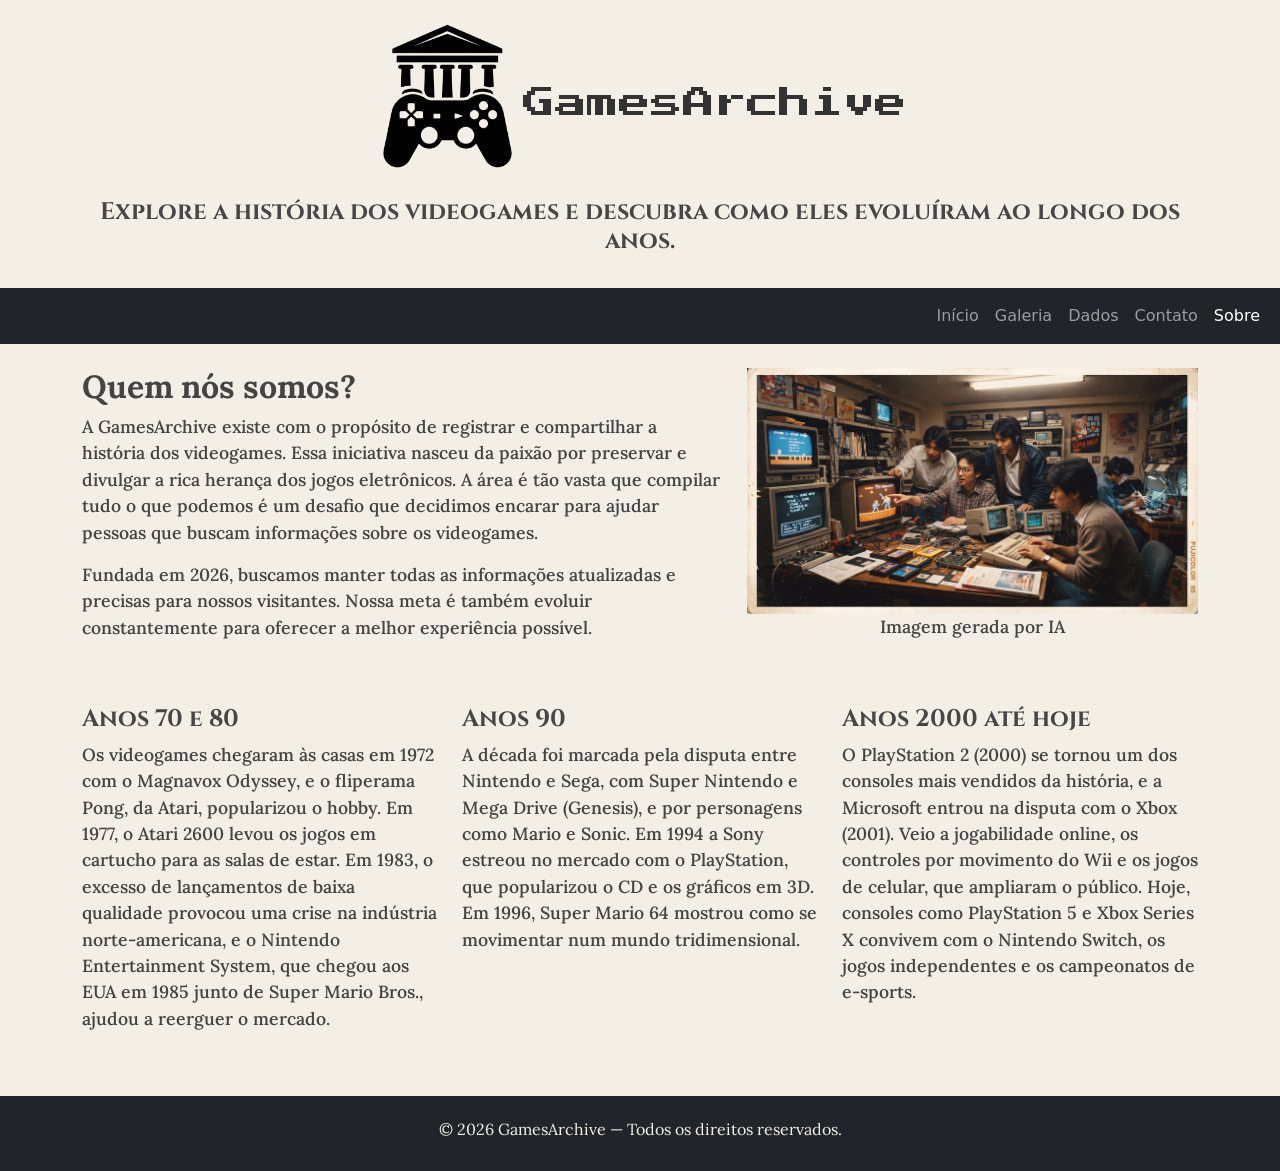
<file: sobre.html>
<!DOCTYPE html>
<html lang="pt-BR">
    <head>
        <meta charset="UTF-8">
        <meta name="viewport" content="width=device-width, initial-scale=1.0">
        <title>GamesArchive - Sobre</title>

        <link href="https://cdn.jsdelivr.net/npm/bootstrap@5.3.3/dist/css/bootstrap.min.css" rel="stylesheet" integrity="sha384-QWTKZyjpPEjISv5WaRU9OFeRpok6YctnYmDr5pNlyT2bRjXh0JMhjY6hW+ALEwIH" crossorigin="anonymous">
    
        <link rel="preconnect" href="https://fonts.googleapis.com">
        <link rel="preconnect" href="https://fonts.gstatic.com" crossorigin>
        <link href="https://fonts.googleapis.com/css2?family=Cinzel:wght@400..900&family=Lora:ital,wght@0,400..700;1,400..700&family=Press+Start+2P&display=swap" rel="stylesheet">

        <link rel="stylesheet" href="css/style.css">
    </head>
    <body class="d-flex flex-column min-vh-100">
        <header class="container text-center my-4"> 
            <h1><img src="image/logogames.png" alt="Logo do GamesArchive" class="img-fluid mb-3">GamesArchive</h1>
            <h3>Explore a história dos videogames e descubra como eles evoluíram ao longo dos anos.</h3>
        </header>
        
        <main class="flex-grow-1">
            <nav class="navbar navbar-expand-lg navbar-dark bg-dark">
                <div class="container-fluid">
                    <button class="navbar-toggler" type="button" data-bs-toggle="collapse" data-bs-target="#navbarNav" aria-controls="navbarNav" aria-expanded="false" aria-label="Alternar navegação">
                        <span class="navbar-toggler-icon"></span>
                    </button>

                    <div class="collapse navbar-collapse" id="navbarNav">
                    <ul class="navbar-nav ms-auto">
                        <li class="nav-item"><a class="nav-link" href="index.html">Início</a></li>
                        <li class="nav-item"><a class="nav-link" href="galeria.html">Galeria</a></li>
                        <li class="nav-item"><a class="nav-link" href="dados.html">Dados</a></li>
                        <li class="nav-item"><a class="nav-link" href="contato.html">Contato</a></li>
                        <li class="nav-item"><a class="nav-link active" href="sobre.html">Sobre</a></li>
                    </ul>
                    </div>
                </div>
            </nav>
            <div class="container mt-4 mb-5">
                <div class="row align-items-center">
                    <div class="col-md-7">
                        <h2>Quem nós somos?</h2>
                        <p>A GamesArchive existe com o propósito de registrar e compartilhar a história dos videogames. Essa iniciativa nasceu da paixão por preservar e divulgar a rica herança dos jogos eletrônicos. A área é tão vasta que compilar tudo o que podemos é um desafio que decidimos encarar para ajudar pessoas que buscam informações sobre os videogames.</p>
                        <p>Fundada em 2026, buscamos manter todas as informações atualizadas e precisas para nossos visitantes. Nossa meta é também evoluir constantemente para oferecer a melhor experiência possível.</p>
                    </div>
                    <div class="col-md-5">
                        <img src="image/equipe-dev-vintage.jpg" alt="imagem de IA" class="img-fluid">
                        <p align="center">Imagem gerada por IA</p>
                    </div>
                </div>
                <div class="row mt-5">
                    <div class="col-md-4">
                        <h3>Anos 70 e 80</h3>
                        <p>Os videogames chegaram às casas em 1972 com o Magnavox Odyssey, e o fliperama Pong, da Atari, popularizou o hobby. Em 1977, o Atari 2600 levou os jogos em cartucho para as salas de estar. Em 1983, o excesso de lançamentos de baixa qualidade provocou uma crise na indústria norte-americana, e o Nintendo Entertainment System, que chegou aos EUA em 1985 junto de Super Mario Bros., ajudou a reerguer o mercado.</p>
                    </div>
                
                    <div class="col-md-4">
                        <h3>Anos 90</h3>
                        <p>A década foi marcada pela disputa entre Nintendo e Sega, com Super Nintendo e Mega Drive (Genesis), e por personagens como Mario e Sonic. Em 1994 a Sony estreou no mercado com o PlayStation, que popularizou o CD e os gráficos em 3D. Em 1996, Super Mario 64 mostrou como se movimentar num mundo tridimensional.</p>
                    </div>
                
                    <div class="col-md-4">
                        <h3>Anos 2000 até hoje</h3>
                        <p>O PlayStation 2 (2000) se tornou um dos consoles mais vendidos da história, e a Microsoft entrou na disputa com o Xbox (2001). Veio a jogabilidade online, os controles por movimento do Wii e os jogos de celular, que ampliaram o público. Hoje, consoles como PlayStation 5 e Xbox Series X convivem com o Nintendo Switch, os jogos independentes e os campeonatos de e-sports.</p>
                    </div>
                </div>
            </div>
        </main>
        
        <footer class="text-center py-4 bg-dark text-white">
            <h6>&copy; 2026 GamesArchive — Todos os direitos reservados.</h6>
        </footer>

        <script src="https://cdn.jsdelivr.net/npm/bootstrap@5.3.3/dist/js/bootstrap.bundle.min.js" integrity="sha384-YvpcrYf0tY3lHB60NNkmXc5s9fDVZLESaAA55NDzOxhy9GkcIdslK1eN7N6jIeHz" crossorigin="anonymous">
        </script>

    </body>
</html>
</file>
<file: css/style.css>
/* Cards da Galeria */
.card-img-top {
    height: 300px;
    object-fit: contain;
}

.card {
    border-color: #d9cfbd;

}

.btn-primary {
    --bs-btn-bg: #a0732b;
    --bs-btn-border-color: #795720;
    --bs-btn-hover-bg: #85601f;
    --bs-btn-hover-border-color: #85601f; 
    --bs-btn-active-bg: #6d4f1a;
    --bs-btn-active-border-color: #6d4f1a;
    font-family: "Lora", serif;
    font-weight: 500;
    color: #f4efe6;
}

h5 {
    font-family: "Lora", serif;
    font-weight: 700;
    font-style: normal;
    color: #444444;
}

/* Carrossel Página Inicial */
.carousel-item img {
    height: 600px;
    object-fit: contain;
}

/* Esqueleto da página */
body {
    background-color: #f4efe6;
    color: #464646;
}

/* Fonte P Geral */
p {
    font-family: "Lora", serif;
    font-weight: 550;
    font-style: normal;
    font-size: 1.1rem;
    color: #444444;
}

/* Subtítulo da site */
h3 {
    font-family: "Cinzel", serif;
    font-weight: 700;
    font-style: normal;
    font-size: 1.5rem;
}

h1 { /* Fonte logo */
    font-family: "Press Start 2P", monospace;
    font-weight: 400;
    font-style: normal;
    font-size: 2rem;
    color: #333333;
}

h1 .img-fluid {
    max-width: 150px;
}

@media (max-width: 768px) {
    h1 {
    font-size: 1rem;
    }
    .carousel-item img {
        height: 340px;
    }
    header h3 {
        font-size: 1.2rem;
    }
    h1 .img-fluid {
        max-width: 100px;
    }
}

/* Curiosidades */
h2 { 
    font-family: "Lora", serif;
    font-weight: 700;
    font-style: normal;
    color: #444444;
}

/* Configurações do accordion */
h4 { 
    font-family: "Lora", serif;
    font-style: normal;
    color: #444444;
    font-size: 1.2rem;
}

.accordion-button{
    font-size: 1.2rem;
    font-weight: 500;
    color: #444444;
    background-color: #f0e6d5;
}

.accordion-body {
    font-family: "Lora", serif;
    color: #444444;
    background-color: #f1e2c7;
}

.accordion-button:not(.collapsed) {
    background-color: #f1e2c7 !important;
    color: #835b18 !important;
}

.accordion-button:focus {
    box-shadow: 0 0 0 0.25rem #d6af6f !important; 
}

/* Fonte footer */
h6 {
    font-family: "Lora", serif;
    font-weight: 400;
    font-style: normal;
    font-size: 1rem;
    color: #f4efe6;
}

/* Fonte tabela */
.table {
    font-family: "Lora", serif;
    font-weight: 400;
    font-style: normal;
}
</file>
